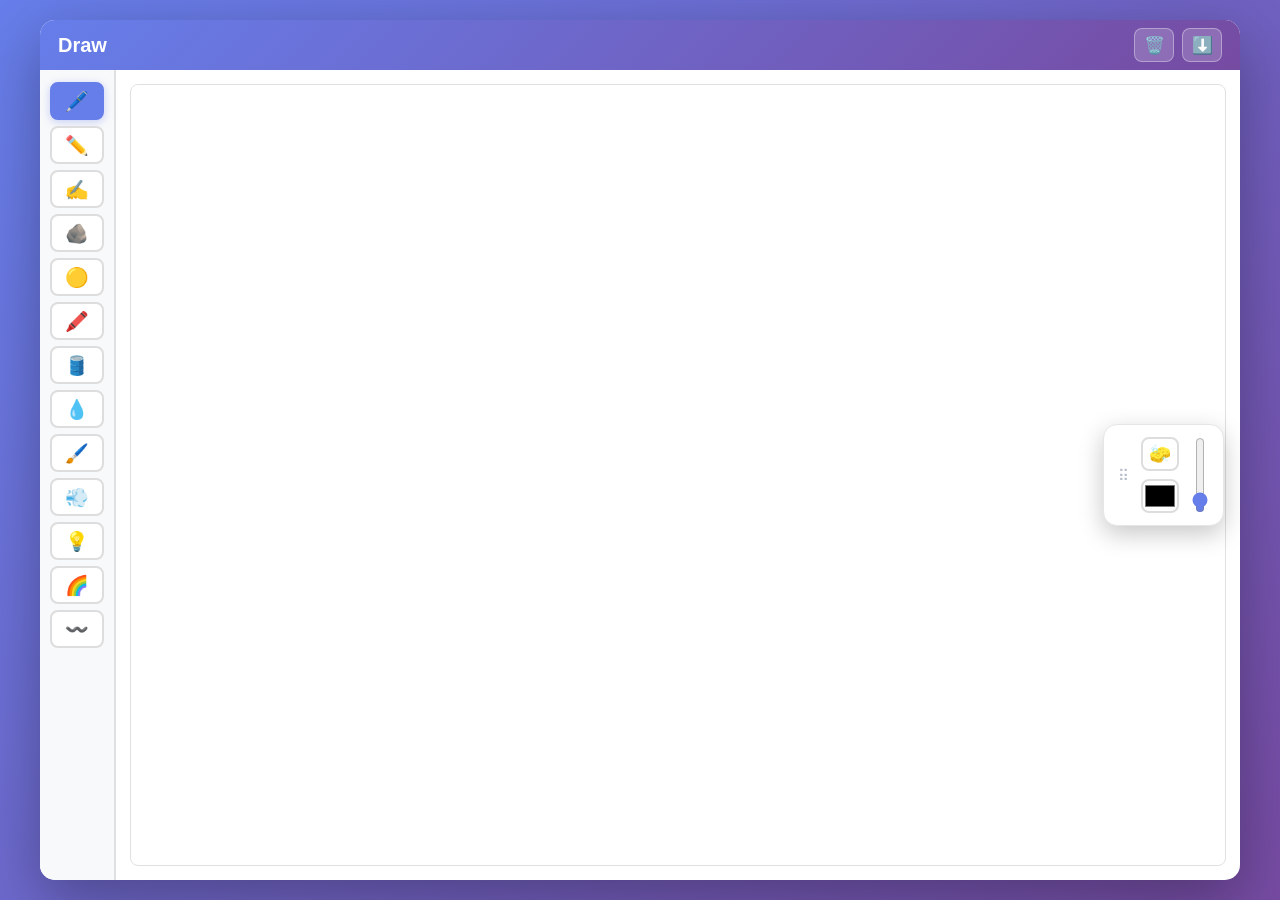
<file: Draw/index.html>
<!DOCTYPE html>
<html lang="en">
<head>
    <meta charset="UTF-8">
    <meta name="viewport" content="width=device-width, initial-scale=1.0">
    <title>Draw</title>
    <link rel="icon" type="image/png" href="../favicon.png">
    <link rel="apple-touch-icon" href="../apple-touch-icon.png">
    <link rel="manifest" href="manifest.webmanifest">
    <meta name="theme-color" content="#667eea">
    <link rel="stylesheet" href="styles.css">
</head>
<body>
    <div class="container">
        <header>
            <h1>Draw</h1>
            <!-- Clear / Download as icons, top-right -->
            <div class="header-tools">
                <button id="clearBtn" class="tool-btn" title="Clear canvas">🗑️</button>
                <button id="downloadBtn" class="tool-btn" title="Download drawing">⬇️</button>
            </div>
        </header>

        <div class="main-content">
            <!-- Left: single vertical column of brush icons -->
            <div class="sidebar">
                <div class="brush-grid" id="brushGrid">
                    <!-- brush icon buttons generated in script.js -->
                </div>
            </div>

            <!-- Right: drawing canvas fills the area -->
            <div class="canvas-area">
                <canvas id="drawingCanvas"></canvas>

                <!-- Floating, draggable tools — default bottom-right inside the canvas.
                     left = eraser + color (stacked), right = vertical size bar -->
                <div class="float-tools" id="floatTools">
                    <div class="float-handle" title="Drag me">⠿</div>
                    <div class="float-left">
                        <button id="eraserBtn" class="float-btn" title="Eraser">🧽</button>
                        <input type="color" id="colorPicker" value="#000000" title="Brush color">
                    </div>
                    <div class="size-row">
                        <input type="range" id="brushSize" min="1" max="50" value="5" title="Brush size">
                        <span id="sizeDisplay">5</span>
                    </div>
                </div>
            </div>
        </div>
    </div>

    <script src="script.js"></script>
</body>
</html>
</file>
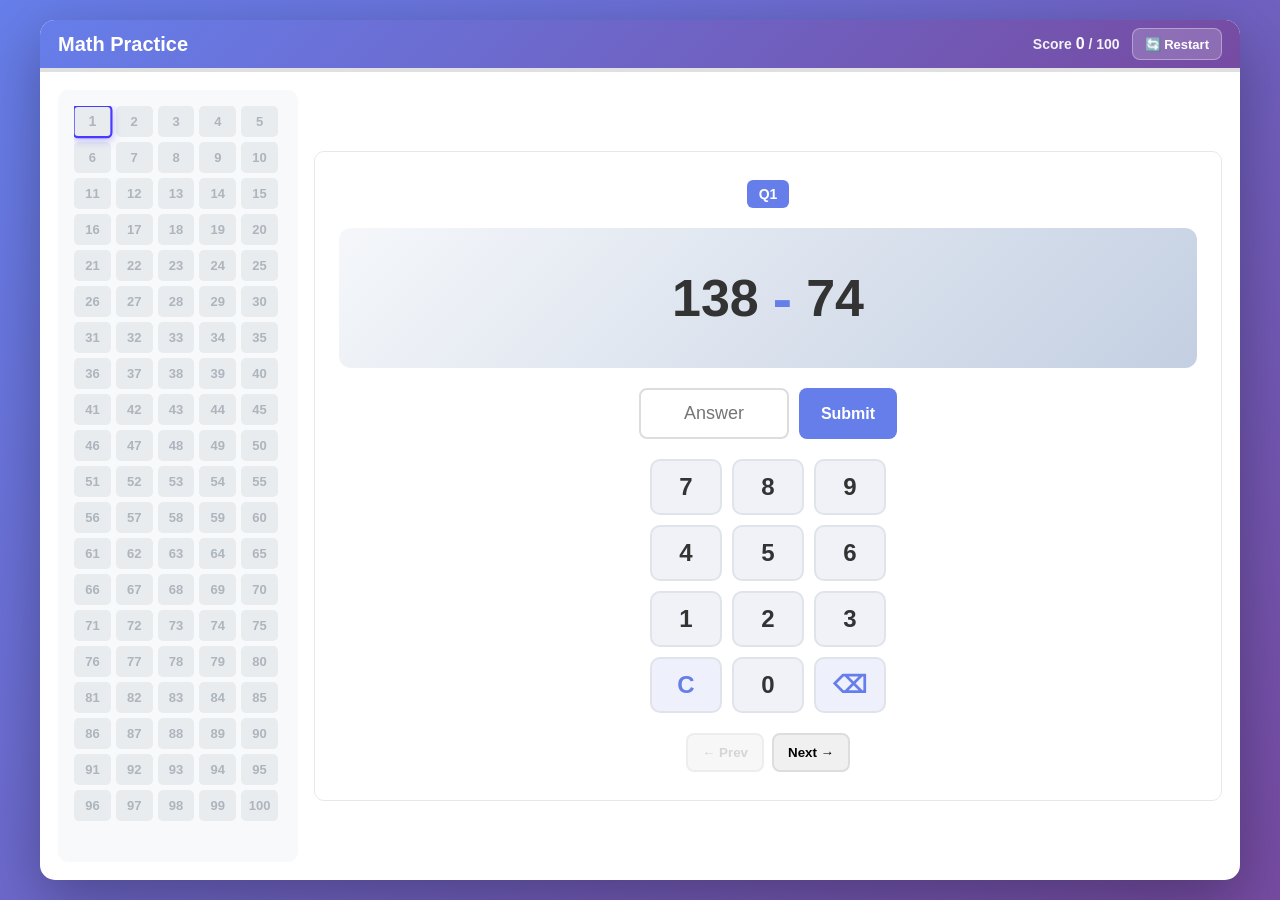
<file: Math/index.html>
<!DOCTYPE html>
<html lang="en">
<head>
    <meta charset="UTF-8">
    <meta name="viewport" content="width=device-width, initial-scale=1.0">
    <title>Math Practice - 100 Questions</title>
    <link rel="icon" type="image/png" href="../favicon.png">
    <link rel="apple-touch-icon" href="../apple-touch-icon.png">
    <link rel="manifest" href="manifest.webmanifest">
    <meta name="theme-color" content="#667eea">
    <link rel="stylesheet" href="styles.css">
</head>
<body>
    <div class="container">
        <header>
            <h1>Math Practice</h1>
            <!-- Score + Restart, top-right -->
            <div class="header-stats">
                <span class="hscore">Score <b id="score">0</b> / 100</span>
                <button id="resetBtn" class="reset-btn">🔄 Restart</button>
            </div>
        </header>

        <!-- Progress Bar -->
        <div class="progress-container">
            <div class="progress-bar" id="progressBar"></div>
        </div>

        <!-- Main Content Area -->
        <div class="main-content">
            <!-- Sidebar: Answer Record (left, 5 x 20 grid) -->
            <div class="sidebar">
                <div class="record-list" id="recordList">
                    <!-- Answer records will be dynamically generated -->
                </div>
            </div>

            <!-- Right column: question bar on top, scratchpad below -->
            <div class="work-column">
                <!-- Questions Area (horizontal bar) -->
                <div class="question-area">
                    <div class="question-card">
                        <div class="question-number">Q<span id="questionNum">1</span></div>
                        <div class="question-text" id="questionText">
                            <!-- Questions will be dynamically generated -->
                        </div>

                        <div class="answer-section">
                            <input type="text" id="answerInput" placeholder="Answer" readonly inputmode="none" autocomplete="off">
                            <button id="submitBtn" class="submit-btn">Submit</button>
                        </div>

                        <!-- On-screen number pad (no system keyboard) -->
                        <div class="numpad" id="numpad">
                            <button class="num-btn" data-num="7">7</button>
                            <button class="num-btn" data-num="8">8</button>
                            <button class="num-btn" data-num="9">9</button>
                            <button class="num-btn" data-num="4">4</button>
                            <button class="num-btn" data-num="5">5</button>
                            <button class="num-btn" data-num="6">6</button>
                            <button class="num-btn" data-num="1">1</button>
                            <button class="num-btn" data-num="2">2</button>
                            <button class="num-btn" data-num="3">3</button>
                            <button class="num-btn fn" data-action="clear">C</button>
                            <button class="num-btn" data-num="0">0</button>
                            <button class="num-btn fn" data-action="back">⌫</button>
                        </div>

                        <!-- Navigation Buttons -->
                        <div class="navigation-buttons">
                            <button id="prevBtn" class="nav-btn" disabled>← Prev</button>
                            <button id="nextBtn" class="nav-btn">Next →</button>
                        </div>

                        <div class="feedback" id="feedback"></div>
                    </div>
                </div>
            </div>
        </div>

        <!-- Completion Screen -->
        <div class="completion-overlay" id="completionOverlay" style="display: none;">
            <div class="completion-card">
                <h2>🎉 All Questions Complete!</h2>
                <div class="final-stats">
                    <div class="stat">
                        <span class="stat-label">Total Score:</span>
                        <span class="stat-value" id="finalScore">0</span> / 100
                    </div>
                    <div class="stat">
                        <span class="stat-label">Accuracy:</span>
                        <span class="stat-value" id="finalAccuracy">0%</span>
                    </div>
                    <div class="stat">
                        <span class="stat-label">Grade:</span>
                        <span class="stat-value grade" id="finalGrade">Excellent</span>
                    </div>
                </div>
                <button id="restartBtn" class="restart-btn">Start New Round</button>
            </div>
        </div>
    </div>

    <script src="script.js"></script>
</body>
</html>
</file>
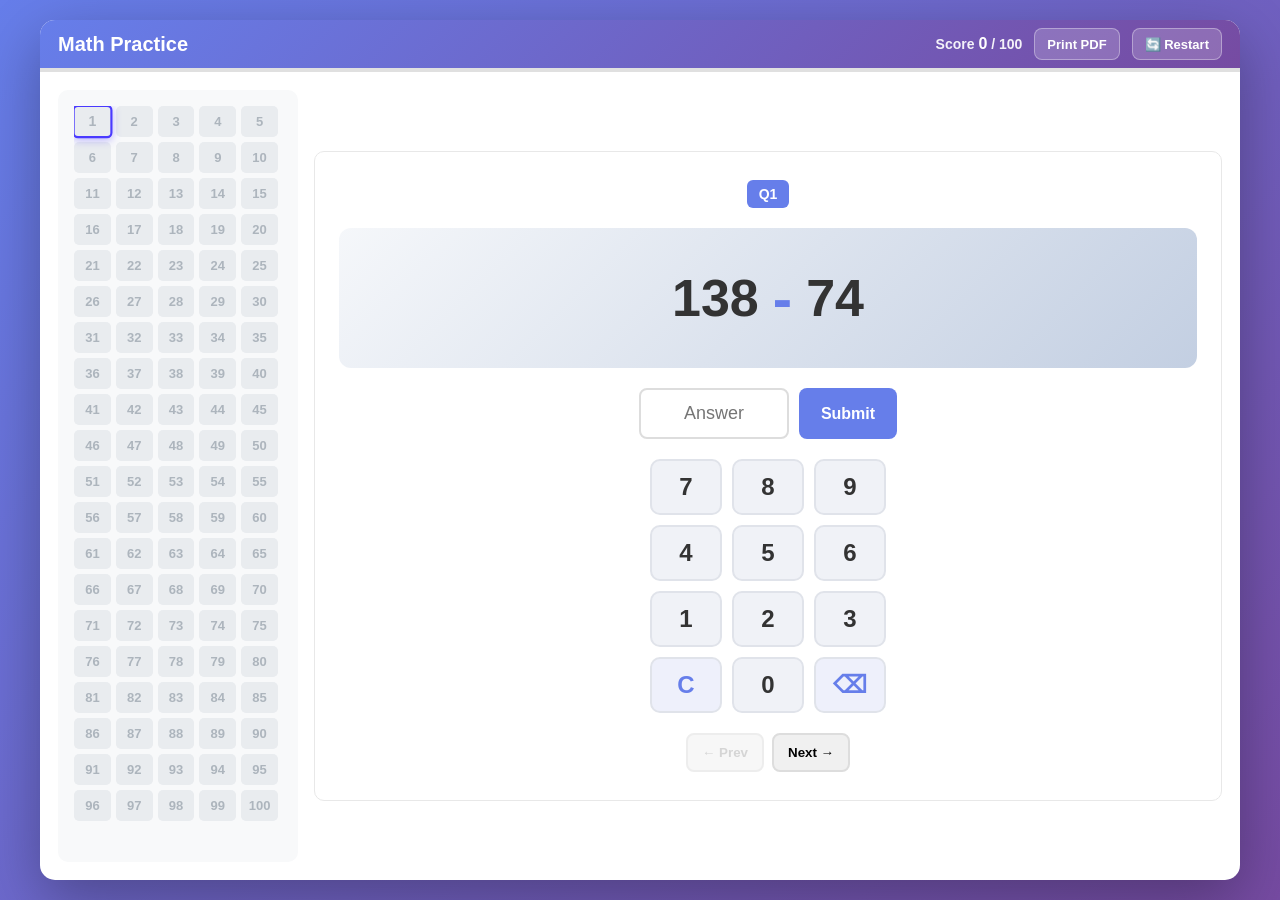
<file: MathV1/index.html>
<!DOCTYPE html>
<html lang="en">
<head>
    <meta charset="UTF-8">
    <meta name="viewport" content="width=device-width, initial-scale=1.0">
    <title>Math Practice - 100 Questions</title>
    <link rel="icon" type="image/png" href="../favicon.png">
    <link rel="apple-touch-icon" href="../apple-touch-icon.png">
    <link rel="manifest" href="manifest.webmanifest">
    <meta name="theme-color" content="#667eea">
    <link rel="stylesheet" href="styles.css">
</head>
<body>
    <div class="container">
        <header>
            <h1>Math Practice</h1>
            <!-- Score + Restart, top-right -->
            <div class="header-stats">
                <span class="hscore">Score <b id="score">0</b> / 100</span>
                <button id="printBtn" class="header-btn">Print PDF</button>
                <button id="resetBtn" class="reset-btn">🔄 Restart</button>
            </div>
        </header>

        <!-- Progress Bar -->
        <div class="progress-container">
            <div class="progress-bar" id="progressBar"></div>
        </div>

        <!-- Main Content Area -->
        <div class="main-content">
            <!-- Sidebar: Answer Record (left, 5 x 20 grid) -->
            <div class="sidebar">
                <div class="record-list" id="recordList">
                    <!-- Answer records will be dynamically generated -->
                </div>
            </div>

            <!-- Right column: question bar on top, scratchpad below -->
            <div class="work-column">
                <!-- Questions Area (horizontal bar) -->
                <div class="question-area">
                    <div class="question-card">
                        <div class="question-number">Q<span id="questionNum">1</span></div>
                        <div class="question-text" id="questionText">
                            <!-- Questions will be dynamically generated -->
                        </div>

                        <div class="answer-section">
                            <input type="text" id="answerInput" placeholder="Answer" readonly inputmode="none" autocomplete="off">
                            <button id="submitBtn" class="submit-btn">Submit</button>
                        </div>

                        <!-- On-screen number pad (no system keyboard) -->
                        <div class="numpad" id="numpad">
                            <button class="num-btn" data-num="7">7</button>
                            <button class="num-btn" data-num="8">8</button>
                            <button class="num-btn" data-num="9">9</button>
                            <button class="num-btn" data-num="4">4</button>
                            <button class="num-btn" data-num="5">5</button>
                            <button class="num-btn" data-num="6">6</button>
                            <button class="num-btn" data-num="1">1</button>
                            <button class="num-btn" data-num="2">2</button>
                            <button class="num-btn" data-num="3">3</button>
                            <button class="num-btn fn" data-action="clear">C</button>
                            <button class="num-btn" data-num="0">0</button>
                            <button class="num-btn fn" data-action="back">⌫</button>
                        </div>

                        <!-- Navigation Buttons -->
                        <div class="navigation-buttons">
                            <button id="prevBtn" class="nav-btn" disabled>← Prev</button>
                            <button id="nextBtn" class="nav-btn">Next →</button>
                        </div>

                        <div class="feedback" id="feedback"></div>
                    </div>
                </div>
            </div>
        </div>

        <!-- Completion Screen -->
        <div class="completion-overlay" id="completionOverlay" style="display: none;">
            <div class="completion-card">
                <h2>🎉 All Questions Complete!</h2>
                <div class="final-stats">
                    <div class="stat">
                        <span class="stat-label">Total Score:</span>
                        <span class="stat-value" id="finalScore">0</span> / 100
                    </div>
                    <div class="stat">
                        <span class="stat-label">Accuracy:</span>
                        <span class="stat-value" id="finalAccuracy">0%</span>
                    </div>
                    <div class="stat">
                        <span class="stat-label">Grade:</span>
                        <span class="stat-value grade" id="finalGrade">Excellent</span>
                    </div>
                </div>
                <button id="restartBtn" class="restart-btn">Start New Round</button>
            </div>
        </div>
    </div>

    <section class="print-sheet" id="printSheet" aria-hidden="true">
        <!-- Printable worksheet will be generated from the current question set -->
    </section>

    <script src="script.js"></script>
</body>
</html>
</file>
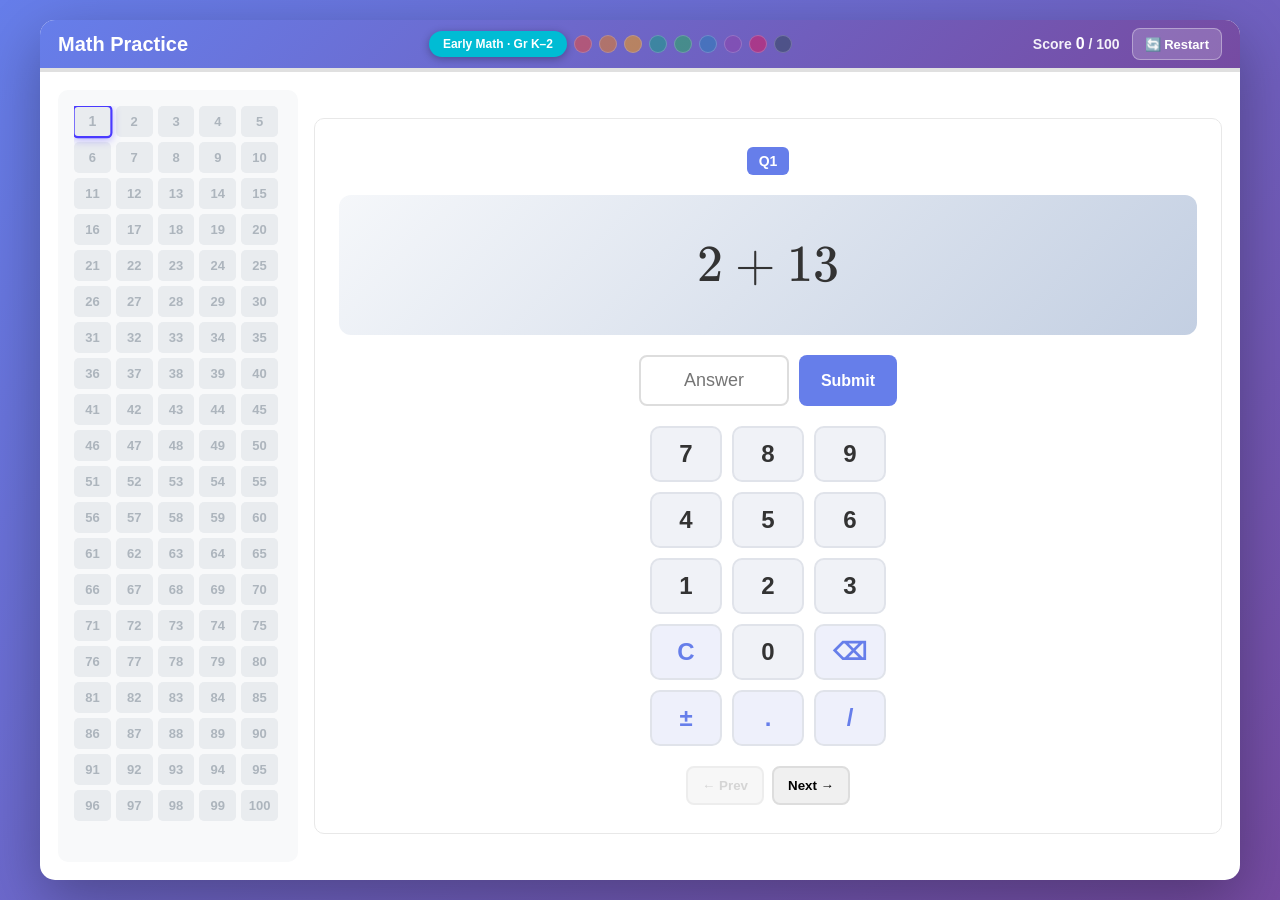
<file: MathV2/index.html>
<!DOCTYPE html>
<html lang="en">
<head>
    <meta charset="UTF-8">
    <meta name="viewport" content="width=device-width, initial-scale=1.0">
    <title>Math Practice - 100 Questions</title>
    <link rel="icon" type="image/png" href="../favicon.png">
    <link rel="apple-touch-icon" href="../apple-touch-icon.png">
    <link rel="manifest" href="manifest.webmanifest">
    <meta name="theme-color" content="#667eea">
    <!-- KaTeX — high-precision math typesetting (bundled locally for offline use) -->
    <link rel="stylesheet" href="vendor/katex/katex.min.css">
    <script defer src="vendor/katex/katex.min.js"></script>
    <link rel="stylesheet" href="styles.css">
</head>
<body>
    <div class="container">
        <header>
            <h1>Math Practice</h1>
            <!-- Level switch: 9 curriculum stages as colored dots; active dot
                 grows into a pill with the level name (set in updateModeUI) -->
            <div class="mode-tabs" id="modeTabs">
                <button class="mode-tab active" data-mode="early" title="Early Math"></button>
                <button class="mode-tab" data-mode="basics" title="Basic"></button>
                <button class="mode-tab" data-mode="advanced" title="Advanced"></button>
                <button class="mode-tab" data-mode="ratios" title="Ratios"></button>
                <button class="mode-tab" data-mode="linear" title="Pre-Algebra"></button>
                <button class="mode-tab" data-mode="algebra1" title="Algebra I"></button>
                <button class="mode-tab" data-mode="geometry" title="Geometry"></button>
                <button class="mode-tab" data-mode="algebra2" title="Algebra II"></button>
                <button class="mode-tab" data-mode="precalc" title="Precalculus"></button>
                <button class="mode-tab" data-mode="calculus" title="Calculus"></button>
            </div>
            <!-- Score + Restart, top-right -->
            <div class="header-stats">
                <span class="hscore">Score <b id="score">0</b> / 100</span>
                <button id="resetBtn" class="reset-btn">🔄 Restart</button>
            </div>
        </header>

        <!-- Progress Bar -->
        <div class="progress-container">
            <div class="progress-bar" id="progressBar"></div>
        </div>

        <!-- Main Content Area -->
        <div class="main-content">
            <!-- Sidebar: Answer Record (left, 5 x 20 grid) -->
            <div class="sidebar">
                <div class="record-list" id="recordList">
                    <!-- Answer records will be dynamically generated -->
                </div>
            </div>

            <!-- Right column: question bar on top, scratchpad below -->
            <div class="work-column">
                <!-- Questions Area (horizontal bar) -->
                <div class="question-area">
                    <div class="question-card">
                        <div class="question-number">Q<span id="questionNum">1</span></div>
                        <div class="question-text" id="questionText">
                            <!-- Questions will be dynamically generated -->
                        </div>

                        <div class="answer-section">
                            <input type="text" id="answerInput" placeholder="Answer" readonly inputmode="none" autocomplete="off">
                            <button id="submitBtn" class="submit-btn">Submit</button>
                        </div>

                        <!-- On-screen number pad (no system keyboard) -->
                        <div class="numpad" id="numpad">
                            <button class="num-btn" data-num="7">7</button>
                            <button class="num-btn" data-num="8">8</button>
                            <button class="num-btn" data-num="9">9</button>
                            <button class="num-btn" data-num="4">4</button>
                            <button class="num-btn" data-num="5">5</button>
                            <button class="num-btn" data-num="6">6</button>
                            <button class="num-btn" data-num="1">1</button>
                            <button class="num-btn" data-num="2">2</button>
                            <button class="num-btn" data-num="3">3</button>
                            <button class="num-btn fn" data-action="clear">C</button>
                            <button class="num-btn" data-num="0">0</button>
                            <button class="num-btn fn" data-action="back">⌫</button>
                            <!-- Extended keys — shown per level (negative / decimal / fraction) -->
                            <button class="num-btn fn k-neg" data-action="neg">±</button>
                            <button class="num-btn fn k-dot" data-action="dot">.</button>
                            <button class="num-btn fn k-frac" data-action="frac">/</button>
                        </div>

                        <!-- Navigation Buttons -->
                        <div class="navigation-buttons">
                            <button id="prevBtn" class="nav-btn" disabled>← Prev</button>
                            <button id="nextBtn" class="nav-btn">Next →</button>
                        </div>

                        <div class="feedback" id="feedback"></div>
                    </div>
                </div>
            </div>
        </div>

        <!-- Completion Screen -->
        <div class="completion-overlay" id="completionOverlay" style="display: none;">
            <div class="completion-card">
                <h2>🎉 All Questions Complete!</h2>
                <div class="final-stats">
                    <div class="stat">
                        <span class="stat-label">Total Score:</span>
                        <span class="stat-value" id="finalScore">0</span> / 100
                    </div>
                    <div class="stat">
                        <span class="stat-label">Accuracy:</span>
                        <span class="stat-value" id="finalAccuracy">0%</span>
                    </div>
                    <div class="stat">
                        <span class="stat-label">Grade:</span>
                        <span class="stat-value grade" id="finalGrade">Excellent</span>
                    </div>
                </div>
                <button id="restartBtn" class="restart-btn">Start New Round</button>
            </div>
        </div>
    </div>

    <script src="script.js"></script>
</body>
</html>
</file>
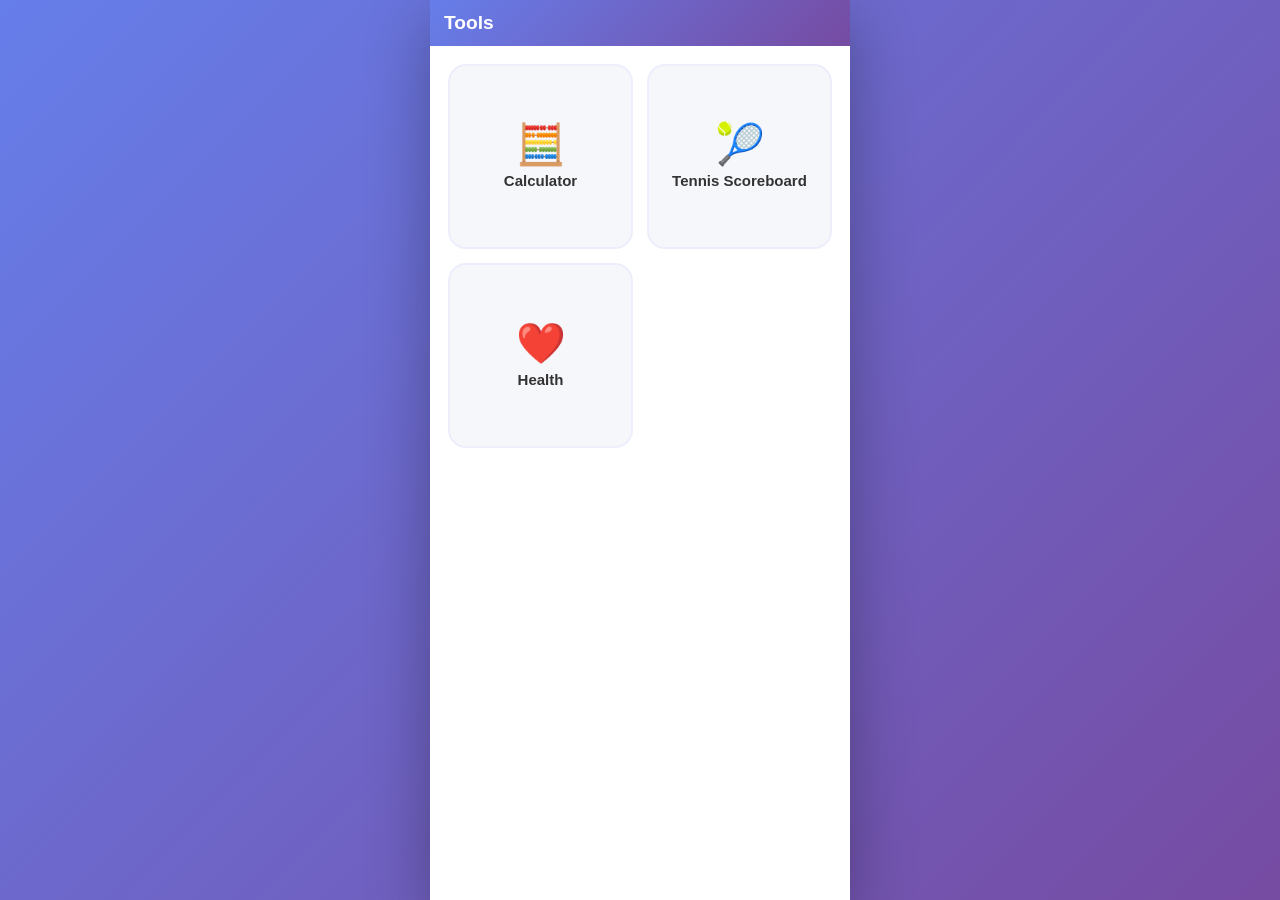
<file: Tools/index.html>
<!DOCTYPE html>
<html lang="en">
<head>
    <meta charset="UTF-8">
    <meta name="viewport" content="width=device-width, initial-scale=1.0, maximum-scale=1.0, viewport-fit=cover">
    <title>Tools</title>
    <link rel="icon" type="image/png" href="../favicon.png">
    <link rel="apple-touch-icon" href="../apple-touch-icon.png">
    <link rel="manifest" href="manifest.webmanifest">
    <meta name="theme-color" content="#667eea">
    <link rel="stylesheet" href="styles.css">
</head>
<body>
    <div class="phone">
        <header>
            <h1>Tools</h1>
        </header>

        <main>
            <!-- Each tool lives in its own sub-folder; the launcher just links to it. -->
            <div class="tool-grid">
                <a class="tool-tile" href="calculator/index.html">
                    <span class="tool-icon">🧮</span>
                    <span class="tool-name">Calculator</span>
                </a>
                <a class="tool-tile" href="tennis/index.html">
                    <span class="tool-icon">🎾</span>
                    <span class="tool-name">Tennis Scoreboard</span>
                </a>
                <a class="tool-tile" href="health/index.html">
                    <span class="tool-icon">❤️</span>
                    <span class="tool-name">Health</span>
                </a>
            </div>
        </main>
    </div>
</body>
</html>
</file>
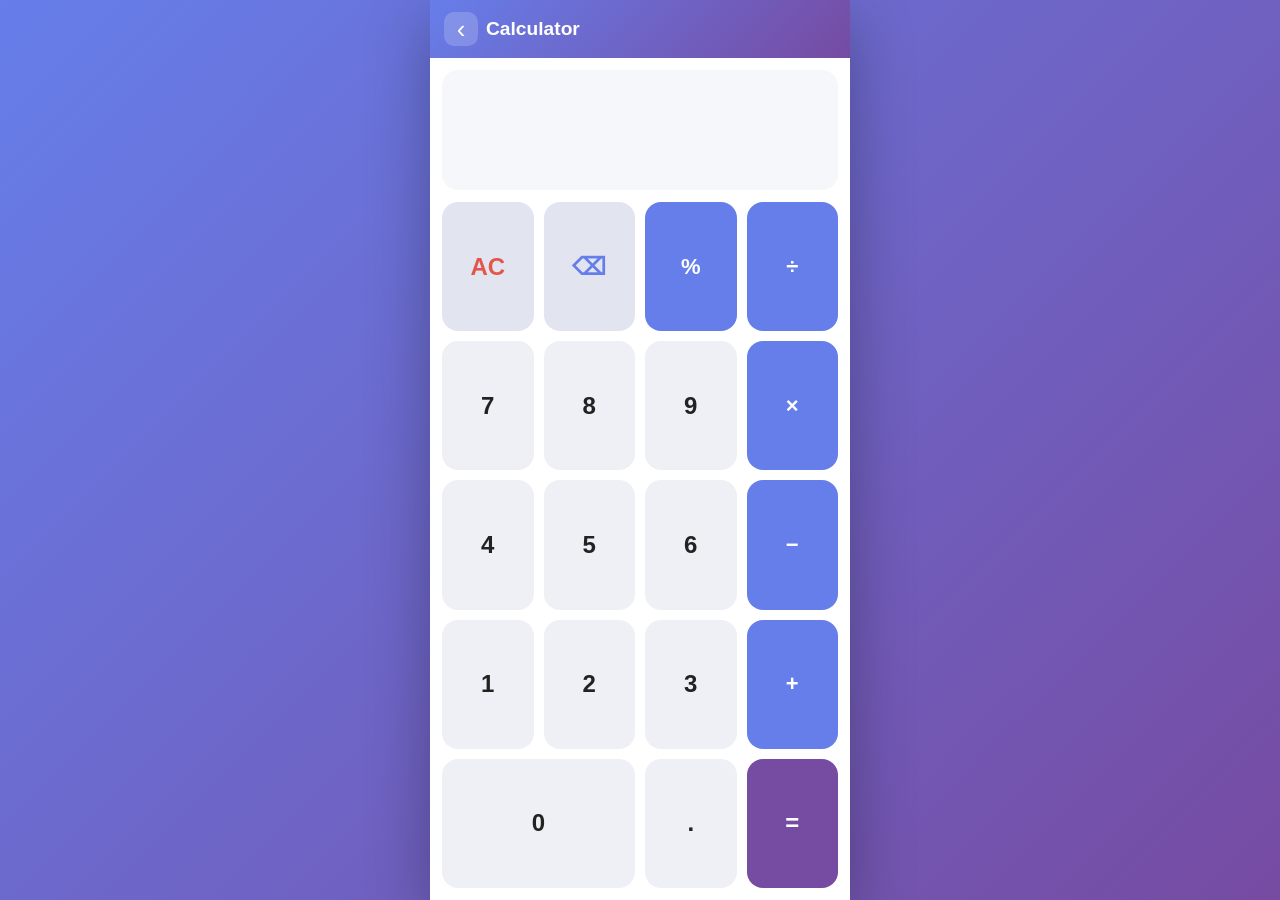
<file: Tools/calculator/index.html>
<!DOCTYPE html>
<html lang="en">
<head>
    <meta charset="UTF-8">
    <meta name="viewport" content="width=device-width, initial-scale=1.0, maximum-scale=1.0, viewport-fit=cover">
    <title>Calculator · Tools</title>
    <link rel="icon" type="image/png" href="../../favicon.png">
    <link rel="apple-touch-icon" href="../../apple-touch-icon.png">
    <link rel="manifest" href="manifest.webmanifest">
    <meta name="theme-color" content="#667eea">
    <link rel="stylesheet" href="styles.css">
</head>
<body>
    <div class="phone">
        <header>
            <a class="back-btn" href="../index.html" title="Back">‹</a>
            <h1>Calculator</h1>
            <span class="header-spacer"></span>
        </header>

        <main>
            <div class="calc">
                <div class="calc-display">
                    <div class="calc-sub" id="calcSub"></div>
                    <div class="calc-main" id="calcMain">0</div>
                </div>
                <div class="calc-keys" id="calcKeys">
                    <button class="key fn" data-action="clear">AC</button>
                    <button class="key fn" data-action="back">⌫</button>
                    <button class="key op" data-op="%">%</button>
                    <button class="key op" data-op="÷">÷</button>

                    <button class="key" data-num="7">7</button>
                    <button class="key" data-num="8">8</button>
                    <button class="key" data-num="9">9</button>
                    <button class="key op" data-op="×">×</button>

                    <button class="key" data-num="4">4</button>
                    <button class="key" data-num="5">5</button>
                    <button class="key" data-num="6">6</button>
                    <button class="key op" data-op="−">−</button>

                    <button class="key" data-num="1">1</button>
                    <button class="key" data-num="2">2</button>
                    <button class="key" data-num="3">3</button>
                    <button class="key op" data-op="+">+</button>

                    <button class="key zero" data-num="0">0</button>
                    <button class="key" data-action="decimal">.</button>
                    <button class="key eq" data-action="equals">=</button>
                </div>
            </div>
        </main>
    </div>

    <script src="script.js"></script>
</body>
</html>
</file>
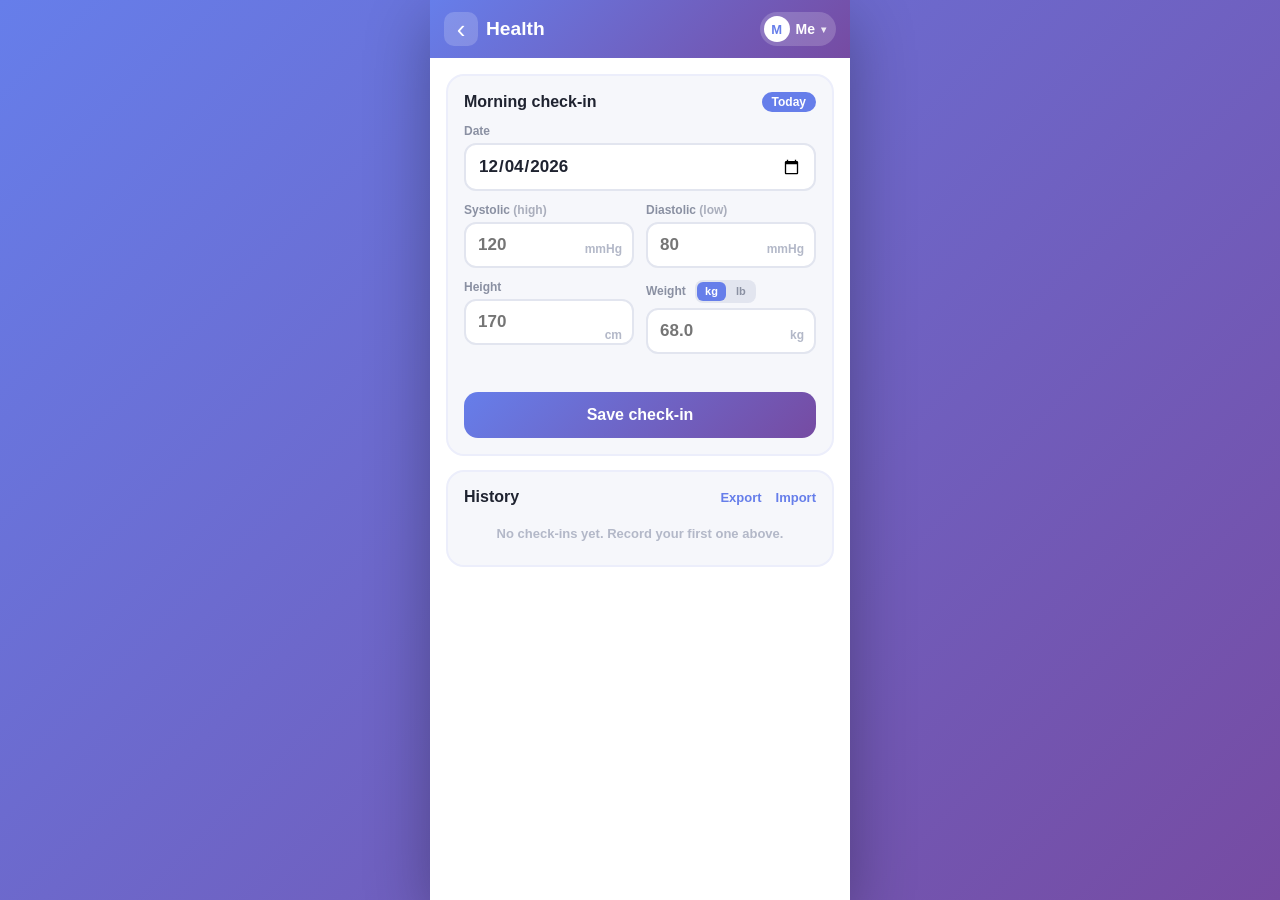
<file: Tools/health/index.html>
<!DOCTYPE html>
<html lang="en">
<head>
    <meta charset="UTF-8">
    <meta name="viewport" content="width=device-width, initial-scale=1.0, maximum-scale=1.0, viewport-fit=cover">
    <title>Health · Tools</title>
    <link rel="icon" type="image/png" href="../../favicon.png">
    <link rel="apple-touch-icon" href="../../apple-touch-icon.png">
    <link rel="manifest" href="manifest.webmanifest">
    <meta name="theme-color" content="#667eea">
    <link rel="stylesheet" href="styles.css">
</head>
<body>
    <div class="phone">
        <header>
            <a class="back-btn" href="../index.html" title="Back">‹</a>
            <h1>Health</h1>
            <span class="header-spacer"></span>
            <div class="profile-wrap">
                <button class="profile-btn" id="profileBtn" title="Switch profile">
                    <span class="profile-avatar" id="profileAvatar">M</span>
                    <span class="profile-name" id="profileName">Me</span>
                    <span class="caret">▾</span>
                </button>
                <div class="profile-menu" id="profileMenu" hidden>
                    <ul class="profile-list" id="profileList"></ul>
                    <div class="profile-edit" id="profileEdit" hidden>
                        <input type="text" id="profileNameInput" placeholder="Profile name" maxlength="24" autocomplete="off">
                        <span class="profile-confirm-msg" id="profileConfirmMsg" hidden></span>
                        <button type="button" class="pe-btn ok" id="profileEditOk" title="Confirm">✓</button>
                        <button type="button" class="pe-btn cancel" id="profileEditCancel" title="Cancel">✕</button>
                    </div>
                    <div class="profile-actions">
                        <button type="button" class="pa-btn" data-act="new" title="New profile" aria-label="New profile">＋</button>
                        <button type="button" class="pa-btn" data-act="rename" title="Rename profile" aria-label="Rename profile">✎</button>
                        <button type="button" class="pa-btn" data-act="delete" title="Delete profile" aria-label="Delete profile">🗑</button>
                    </div>
                </div>
            </div>
        </header>

        <main>
            <!-- Morning entry form -->
            <section class="card form-card">
                <div class="card-title">
                    <span>Morning check-in</span>
                    <span class="badge" id="formBadge">Today</span>
                </div>

                <label class="field">
                    <span class="field-label">Date</span>
                    <input type="date" id="fDate">
                </label>

                <div class="field-row">
                    <label class="field">
                        <span class="field-label">Systolic <em>(high)</em></span>
                        <input type="number" id="fSys" inputmode="numeric" placeholder="120" min="40" max="300">
                        <span class="unit">mmHg</span>
                    </label>
                    <label class="field">
                        <span class="field-label">Diastolic <em>(low)</em></span>
                        <input type="number" id="fDia" inputmode="numeric" placeholder="80" min="20" max="200">
                        <span class="unit">mmHg</span>
                    </label>
                </div>

                <div class="field-row">
                    <label class="field">
                        <span class="field-label">Height</span>
                        <input type="number" id="fHeight" inputmode="decimal" placeholder="170" min="80" max="250" step="0.1">
                        <span class="unit">cm</span>
                    </label>
                    <div class="field">
                        <span class="field-label">
                            Weight
                            <span class="unit-toggle" id="unitToggle">
                                <button type="button" data-unit="kg" class="active">kg</button>
                                <button type="button" data-unit="lb">lb</button>
                            </span>
                        </span>
                        <input type="number" id="fWeight" inputmode="decimal" placeholder="68.0" min="0" max="900" step="0.1">
                        <span class="unit" id="weightUnit">kg</span>
                    </div>
                </div>

                <p class="form-msg" id="formMsg"></p>
                <button class="save-btn" id="saveBtn">Save check-in</button>
            </section>

            <!-- Latest snapshot -->
            <section class="card snapshot" id="snapshot" hidden>
                <div class="card-title"><span>Latest</span><span class="snapshot-date" id="snapDate"></span></div>
                <div class="metric-grid">
                    <div class="metric">
                        <span class="metric-icon">🩸</span>
                        <span class="metric-value" id="mBp">—</span>
                        <span class="metric-label">Blood pressure</span>
                        <span class="metric-tag" id="mBpTag"></span>
                    </div>
                    <div class="metric">
                        <span class="metric-icon">⚖️</span>
                        <span class="metric-value" id="mWeight">—</span>
                        <span class="metric-label">Weight</span>
                        <span class="metric-tag"></span>
                    </div>
                    <div class="metric">
                        <span class="metric-icon">📏</span>
                        <span class="metric-value" id="mHeight">—</span>
                        <span class="metric-label">Height</span>
                        <span class="metric-tag"></span>
                    </div>
                    <div class="metric">
                        <span class="metric-icon">📊</span>
                        <span class="metric-value" id="mBmi">—</span>
                        <span class="metric-label">BMI</span>
                        <span class="metric-tag" id="mBmiTag"></span>
                    </div>
                </div>
            </section>

            <!-- 30-day trends -->
            <section class="card trends-card" id="trends" hidden>
                <div class="card-title"><span>Last 30 days</span></div>

                <div class="chart-block">
                    <div class="chart-head">
                        <span class="chart-title">🩸 Blood pressure</span>
                        <span class="chart-legend"><i class="dot-sys"></i>Sys <i class="dot-dia"></i>Dia</span>
                    </div>
                    <div class="chart-svg" id="chartBp"></div>
                </div>

                <div class="chart-block">
                    <div class="chart-head">
                        <span class="chart-title">⚖️ Weight</span>
                        <span class="chart-now" id="chartWeightNow"></span>
                    </div>
                    <div class="chart-svg" id="chartWeight"></div>
                </div>

                <div class="chart-block">
                    <div class="chart-head">
                        <span class="chart-title">📊 BMI</span>
                        <span class="chart-now" id="chartBmiNow"></span>
                    </div>
                    <div class="chart-svg" id="chartBmi"></div>
                </div>
            </section>

            <!-- History -->
            <section class="card history-card">
                <div class="card-title">
                    <span>History</span>
                    <span class="history-tools">
                        <button class="link-btn" id="exportBtn">Export</button>
                        <button class="link-btn" id="importBtn">Import</button>
                        <button class="link-btn danger" id="clearBtn" hidden>Clear all</button>
                    </span>
                </div>
                <input type="file" id="importFile" accept=".csv,text/csv" hidden>
                <ul class="history" id="history"></ul>
                <p class="empty" id="emptyMsg">No check-ins yet. Record your first one above.</p>
            </section>
        </main>
    </div>

    <script src="script.js"></script>
</body>
</html>
</file>
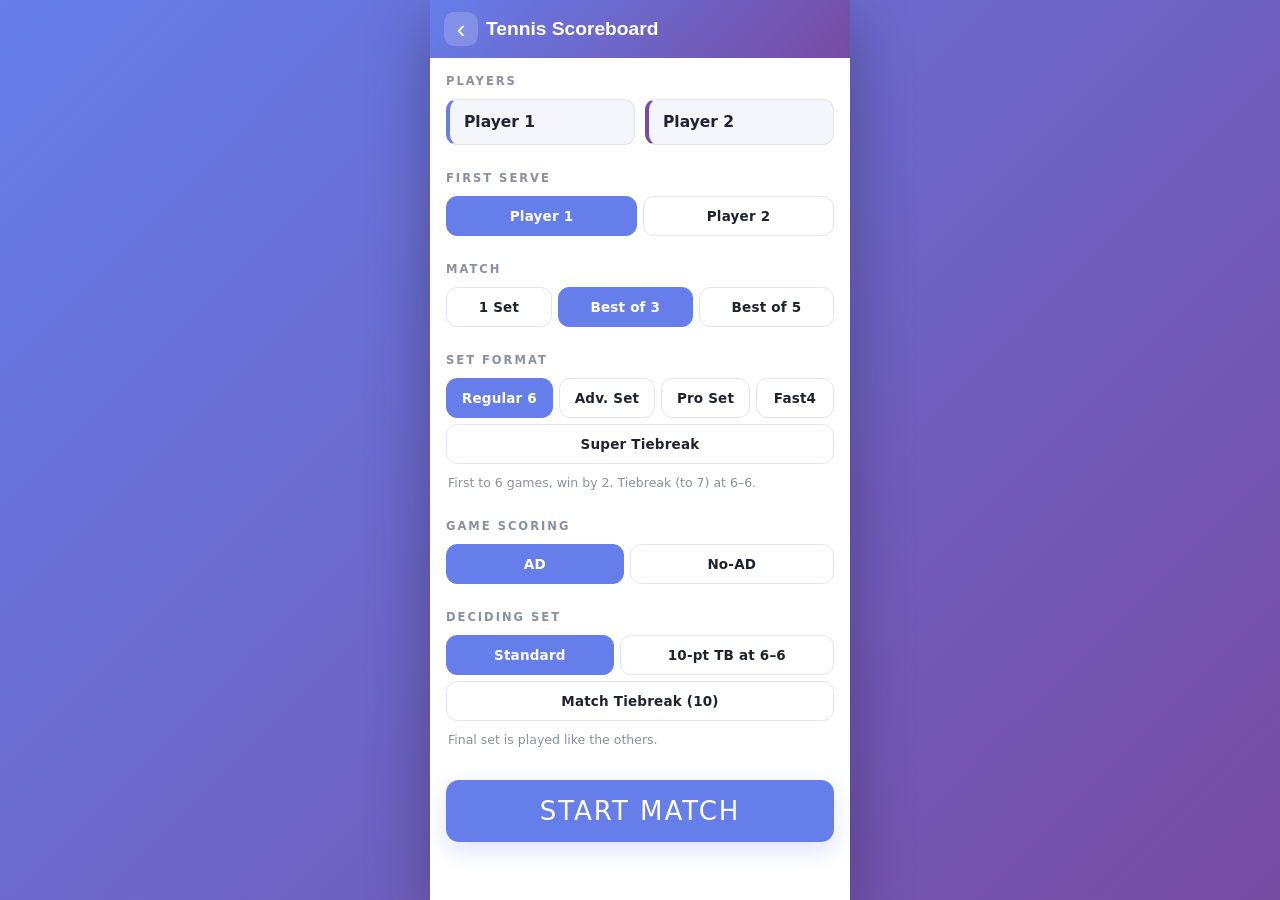
<file: Tools/tennis/index.html>
<!DOCTYPE html>
<html lang="en">
<head>
    <meta charset="UTF-8">
    <meta name="viewport" content="width=device-width, initial-scale=1.0, maximum-scale=1.0, viewport-fit=cover">
    <title>Tennis Scoreboard · Tools</title>
    <link rel="icon" type="image/png" href="../../favicon.png">
    <link rel="apple-touch-icon" href="../../apple-touch-icon.png">
    <link rel="manifest" href="manifest.webmanifest">
    <meta name="theme-color" content="#667eea">
    <link rel="stylesheet" href="styles.css">
</head>
<body>
    <div class="phone">
        <header>
            <a class="back-btn" href="../index.html" title="Back">‹</a>
            <h1>Tennis Scoreboard</h1>
            <span class="header-spacer"></span>
        </header>
        <main>
            <div id="root"></div>
        </main>
    </div>

    <!-- React + the compiled scorer. tennis-scorer.jsx is the source;
         tennis-scorer.js is generated from it (see README). -->
    <script src="vendor/react.production.min.js"></script>
    <script src="vendor/react-dom.production.min.js"></script>
    <script src="icons.js"></script>
    <script src="tennis-scorer.js"></script>
    <script>
        ReactDOM.createRoot(document.getElementById('root'))
            .render(React.createElement(TennisScorer));
    </script>
</body>
</html>
</file>
<file: Draw/styles.css>
* {
    margin: 0;
    padding: 0;
    box-sizing: border-box;
}

body {
    font-family: 'Segoe UI', 'Microsoft YaHei', 'SimHei', sans-serif;
    background: linear-gradient(135deg, #667eea 0%, #764ba2 100%);
    min-height: 100dvh;
    padding: 20px;
}

.container {
    max-width: 1200px;
    height: calc(100dvh - 40px);
    margin: 0 auto;
    background: white;
    border-radius: 15px;
    overflow: hidden;
    box-shadow: 0 20px 60px rgba(0, 0, 0, 0.3);
    /* fill the viewport and let inner panels scroll, not the page */
    display: flex;
    flex-direction: column;
}

/* 顶部细条 header（与 Math/Han 一致），右上角放 Clear / Download 图标 */
header {
    flex-shrink: 0;
    display: flex;
    align-items: center;
    justify-content: space-between;
    gap: 12px;
    background: linear-gradient(135deg, #667eea 0%, #764ba2 100%);
    color: white;
    padding: 8px 18px;
}

header h1 {
    font-size: 1.25em;
    line-height: 1.2;
}

.header-tools {
    display: flex;
    gap: 8px;
}

.header-tools .tool-btn {
    width: 40px;
    height: 34px;
    font-size: 17px;
    line-height: 1;
    background: rgba(255, 255, 255, 0.18);
    border: 1px solid rgba(255, 255, 255, 0.35);
    border-radius: 8px;
    color: white;
    cursor: pointer;
    transition: all 0.2s ease;
}

.header-tools .tool-btn:hover {
    background: rgba(255, 255, 255, 0.32);
    transform: translateY(-1px);
}

/* 主区：左侧工具栏 + 右侧画布 */
.main-content {
    display: flex;
    flex: 1 1 auto;
    min-height: 0;
    overflow: hidden;
}

/* 左侧工具栏：单列图标，精简 */
.sidebar {
    width: 76px;
    flex-shrink: 0;
    background: #f8f9fa;
    border-right: 2px solid #e0e0e0;
    display: flex;
    flex-direction: column;
    align-items: stretch;
    gap: 10px;
    padding: 12px 10px;
    min-height: 0;
    overflow-y: auto;
}

.brush-grid {
    display: flex;
    flex-direction: column;
    gap: 6px;
    width: 100%;
}

.brush-btn {
    height: 38px;
    display: flex;
    align-items: center;
    justify-content: center;
    font-size: 19px;
    line-height: 1;
    background: #fff;
    border: 2px solid #ddd;
    border-radius: 8px;
    cursor: pointer;
    transition: all 0.15s ease;
}

.brush-btn:hover {
    border-color: #667eea;
    background: #f0f4ff;
}

.brush-btn.active {
    border-color: #667eea;
    background: #667eea;
    box-shadow: 0 2px 8px rgba(102, 126, 234, 0.35);
}

/* 悬浮可拖动工具栏：竖版，颜色 + 笔粗 + 橡皮，默认出现在右下角。
   抓住面板边框（除控件外的任意处）即可拖动。 */
.float-tools {
    position: absolute;
    right: 16px;
    top: 50%;                       /* default: right side, middle height */
    transform: translateY(-50%);
    z-index: 50;
    display: flex;
    flex-direction: row;
    align-items: center;
    gap: 10px;
    padding: 10px 12px;
    background: #fff;
    border: 1px solid #e6e6e6;
    border-radius: 14px;
    box-shadow: 0 8px 24px rgba(0, 0, 0, 0.22);
    cursor: grab;
    touch-action: none;
}

/* 左侧抓握点（仅提示，整个面板边框都能拖） */
.float-handle {
    color: #b6bcc8;
    font-size: 15px;
    line-height: 1;
    padding: 2px;
    user-select: none;
    pointer-events: none;
}

/* 左边：橡皮擦 + 颜色（上下叠放） */
.float-left {
    display: flex;
    flex-direction: column;
    align-items: center;
    gap: 8px;
}

.float-tools.dragging,
.float-tools.dragging .float-handle {
    cursor: grabbing;
}

.float-btn {
    width: 38px;
    height: 34px;
    font-size: 18px;
    line-height: 1;
    background: #fff;
    border: 2px solid #ddd;
    border-radius: 8px;
    cursor: pointer;
    transition: all 0.15s ease;
}

.float-btn:hover {
    border-color: #667eea;
}

.float-btn.active {
    border-color: #667eea;
    background: #667eea;
}

#colorPicker {
    width: 38px;
    height: 34px;
    padding: 0;
    border: 2px solid #ddd;
    border-radius: 8px;
    background: #fff;
    cursor: pointer;
}

/* 右边：尺寸调节，竖向音量条（最小在下） */
.size-row {
    position: relative;
    display: flex;
    justify-content: center;
    align-items: center;
    height: 80px;
}

#brushSize {
    -webkit-appearance: slider-vertical;
    appearance: slider-vertical;
    writing-mode: vertical-lr;
    direction: rtl;
    width: 22px;
    height: 76px;
    cursor: pointer;
    accent-color: #667eea;
}

/* 数字只在拖动滑块时浮现，悬浮在滑块上方 */
#sizeDisplay {
    position: absolute;
    left: 50%;
    bottom: 100%;
    transform: translateX(-50%);
    margin-bottom: 6px;
    padding: 1px 8px;
    background: #667eea;
    color: #fff;
    font-size: 12px;
    font-weight: 700;
    border-radius: 10px;
    white-space: nowrap;
    pointer-events: none;
    opacity: 0;
    transition: opacity 0.15s ease;
    z-index: 5;
}

#sizeDisplay.show {
    opacity: 1;
}

/* 右侧画布区 */
.canvas-area {
    position: relative; /* 悬浮工具栏以画布区为定位基准 */
    flex: 1 1 auto;
    min-width: 0;
    min-height: 0;
    padding: 14px;
    display: flex;
}

#drawingCanvas {
    flex: 1;
    width: 100%;
    height: 100%;
    min-height: 0;
    border: 1px solid #e0e0e0;
    border-radius: 8px;
    background: #fff;
    cursor: crosshair;
    touch-action: none; /* draw without scrolling the page on iPad */
}

/* 窄屏：工具栏移到顶部横排，画布在下，整页滚动 */
@media (max-width: 1000px) {
    .container {
        height: auto;
        min-height: calc(100dvh - 40px);
        overflow: visible;
    }

    .main-content {
        flex-direction: column;
        overflow: visible;
        flex: 0 0 auto;
    }

    .sidebar {
        width: 100%;
        flex-direction: row;
        flex-wrap: wrap;
        align-items: center;
        gap: 14px;
        border-right: none;
        border-bottom: 2px solid #e0e0e0;
        overflow: visible;
    }

    .brush-grid {
        flex-direction: row;
        flex-wrap: wrap;
        width: auto;
    }

    .brush-btn {
        width: 40px;
        height: 40px;
    }

    .canvas-area {
        min-height: 60vh;
    }
}

@media (max-width: 768px) {
    body {
        padding: 0;
    }

    .container {
        min-height: 100dvh;
        border-radius: 0;
    }
}

/* iPad / 触屏设备：去掉外边距与圆角，铺满整个屏幕 */
@media (hover: none) and (pointer: coarse) {
    body {
        padding: 0;
    }

    .container {
        max-width: none;
        border-radius: 0;
        box-shadow: none;
    }
}

@media (hover: none) and (pointer: coarse) and (min-width: 1001px) {
    .container {
        height: 100dvh;
    }
}

@media (hover: none) and (pointer: coarse) and (max-width: 1000px) {
    .container {
        height: auto;
        min-height: 100dvh;
    }
}

/* 滚动条美化 */
::-webkit-scrollbar {
    width: 8px;
    height: 8px;
}

::-webkit-scrollbar-track {
    background: #f1f1f1;
}

::-webkit-scrollbar-thumb {
    background: #667eea;
    border-radius: 4px;
}

::-webkit-scrollbar-thumb:hover {
    background: #764ba2;
}
</file>
<file: Math/styles.css>
* {
    margin: 0;
    padding: 0;
    box-sizing: border-box;
}

body {
    font-family: 'Segoe UI', 'Microsoft YaHei', 'SimHei', sans-serif;
    background: linear-gradient(135deg, #667eea 0%, #764ba2 100%);
    min-height: 100dvh;
    padding: 20px;
}

.container {
    max-width: 1200px;
    height: calc(100dvh - 40px);
    margin: 0 auto;
    background: white;
    border-radius: 15px;
    overflow: hidden;
    box-shadow: 0 20px 60px rgba(0, 0, 0, 0.3);
    /* fill the viewport and let inner columns scroll, not the page */
    display: flex;
    flex-direction: column;
}

header,
.progress-container {
    flex-shrink: 0;
}

header {
    display: flex;
    align-items: center;
    justify-content: space-between;
    gap: 12px;
    background: linear-gradient(135deg, #667eea 0%, #764ba2 100%);
    color: white;
    padding: 8px 18px;
}

header h1 {
    font-size: 1.25em;
    line-height: 1.2;
}

/* Score + Restart in the top-right */
.header-stats {
    display: flex;
    align-items: center;
    gap: 12px;
}

.hscore {
    font-size: 14px;
    font-weight: 600;
    color: rgba(255, 255, 255, 0.92);
    white-space: nowrap;
}

.hscore b {
    font-size: 16px;
    color: #fff;
}

.reset-btn {
    min-height: 32px;
    padding: 5px 12px;
    background: rgba(255, 255, 255, 0.18);
    color: white;
    border: 1px solid rgba(255, 255, 255, 0.35);
    border-radius: 8px;
    cursor: pointer;
    font-size: 13px;
    font-weight: 600;
    white-space: nowrap;
    transition: all 0.2s ease;
}

.reset-btn:hover {
    background: rgba(255, 255, 255, 0.3);
    transform: translateY(-1px);
}

/* 进度条 */
.progress-container {
    height: 4px;
    background: #e0e0e0;
    overflow: hidden;
}

.progress-bar {
    height: 100%;
    background: linear-gradient(90deg, #667eea, #764ba2);
    width: 0%;
    transition: width 0.3s ease;
}

/* 主要内容：记录(左) · 题目(中) · 手写演算(右) */
.main-content {
    display: flex;
    gap: 16px;
    padding: 18px;
    align-items: stretch;
    /* take the remaining viewport height; children scroll internally */
    flex: 1 1 auto;
    min-height: 0;
    overflow: hidden;
}

/* 右侧列：题目居中显示 */
.work-column {
    flex: 1 1 340px;
    min-width: 0;
    min-height: 0;
    display: flex;
    flex-direction: column;
    justify-content: center;
    gap: 16px;
}

.question-area {
    flex-shrink: 0;
}

/* 题目横向排列成一条 */
.question-area {
    width: 100%;
}

.question-card {
    width: 100%;
    display: flex;
    flex-direction: column;
    align-items: center;
    gap: 20px;
    background: #fff;
    border: 1px solid #e8e8e8;
    border-radius: 10px;
    padding: 28px 24px;
}

.question-number {
    font-size: 14px;
    font-weight: 700;
    color: #fff;
    background: #667eea;
    padding: 6px 12px;
    border-radius: 6px;
    flex: 0 0 auto;
}

.question-text {
    width: 100%;
    background: linear-gradient(135deg, #f5f7fa 0%, #c3cfe2 100%);
    padding: 36px 24px;
    border-radius: 12px;
    font-size: 52px;
    font-weight: bold;
    text-align: center;
    color: #333;
    min-height: 140px;
    display: flex;
    align-items: center;
    justify-content: center;
}

.question-text .operator {
    color: #667eea;
    font-size: 58px;
    margin: 0 14px;
}

.answer-section {
    display: flex;
    gap: 10px;
    flex: 0 0 auto;
}

#answerInput {
    caret-color: transparent;   /* it's button-driven, no text cursor */
}

/* On-screen number pad — 3 columns */
.numpad {
    display: grid;
    grid-template-columns: repeat(3, 72px);
    gap: 10px;
    justify-content: center;
}

.numpad.hidden {
    display: none;
}

.num-btn {
    height: 56px;
    font-size: 24px;
    font-weight: 700;
    color: #333;
    background: #f0f2f7;
    border: 2px solid #e0e3ea;
    border-radius: 10px;
    cursor: pointer;
    transition: all 0.15s ease;
    user-select: none;
}

.num-btn:hover {
    background: #e4e8f5;
    border-color: #667eea;
}

.num-btn:active {
    transform: translateY(1px);
}

.num-btn.fn {
    color: #667eea;
    background: #eef0fb;
}

#answerInput {
    width: 150px;
    padding: 13px;
    font-size: 18px;
    border: 2px solid #ddd;
    border-radius: 8px;
    text-align: center;
    transition: all 0.3s ease;
}

#answerInput:focus {
    outline: none;
    border-color: #667eea;
    box-shadow: 0 0 10px rgba(102, 126, 234, 0.3);
}

.submit-btn {
    padding: 13px 22px;
    background: #667eea;
    color: white;
    border: none;
    border-radius: 8px;
    cursor: pointer;
    font-weight: 600;
    font-size: 16px;
    transition: all 0.3s ease;
}

.submit-btn:hover {
    background: #764ba2;
    transform: translateY(-2px);
}

.submit-btn:active {
    transform: translateY(0);
}

.submit-btn:disabled {
    background: #999;
    cursor: not-allowed;
}

/* 反馈信息：占满整行，显示在题目条下方 */
.feedback {
    flex-basis: 100%;
    width: 100%;
    padding: 10px 14px;
    border-radius: 8px;
    margin: 0;
    text-align: center;
    font-weight: 600;
    display: none;
}

.feedback.show {
    display: block;
}

.feedback.correct {
    background: #d4edda;
    color: #155724;
    border: 1px solid #c3e6cb;
}

.feedback.incorrect {
    background: #f8d7da;
    color: #721c24;
    border: 1px solid #f5c6cb;
}

/* 导航按钮 */
.navigation-buttons {
    display: flex;
    gap: 8px;
    flex: 0 0 auto;
}

.nav-btn {
    padding: 10px 14px;
    background: #f0f0f0;
    border: 2px solid #ddd;
    border-radius: 8px;
    cursor: pointer;
    font-weight: 600;
    white-space: nowrap;
    transition: all 0.3s ease;
}

.nav-btn:hover:not(:disabled) {
    background: #667eea;
    color: white;
    border-color: #667eea;
}

.nav-btn:disabled {
    opacity: 0.5;
    cursor: not-allowed;
}

/* 侧栏：答题记录，5 列 × 20 行 */
.sidebar {
    width: 240px;
    flex-shrink: 0;
    background: #f8f9fa;
    padding: 16px;
    border-radius: 10px;
    display: flex;
    flex-direction: column;
    min-height: 0;
}

/* 记录区自带滚动条，不会把页面撑高 */
.record-list {
    display: grid;
    grid-template-columns: repeat(5, 1fr);
    gap: 5px;
    flex: 1 1 auto;
    min-height: 0;
    overflow-y: auto;
    align-content: start;
    padding-right: 4px;
}

.record-item {
    padding: 6px 0;
    border-radius: 5px;
    font-size: 13px;
    text-align: center;
    cursor: pointer;
    transition: transform 0.15s ease, box-shadow 0.15s ease;
    font-weight: 700;
    border: 2px solid transparent;
}

/* 绿 = 对，红 = 错，灰 = 未作答 */
.record-item.correct {
    background: #2ecc71;
    color: #fff;
}

.record-item.incorrect {
    background: #e74c3c;
    color: #fff;
}

.record-item.pending {
    background: #e9ecef;
    color: #adb5bd;
}

.record-item.active {
    border-color: #4a3aff;
    transform: scale(1.08);
    box-shadow: 0 2px 8px rgba(74, 58, 255, 0.35);
}

/* 完成界面 */
.completion-overlay {
    position: fixed;
    top: 0;
    left: 0;
    right: 0;
    bottom: 0;
    background: rgba(0, 0, 0, 0.7);
    display: flex;
    align-items: center;
    justify-content: center;
    z-index: 1000;
}

.completion-card {
    background: white;
    padding: 40px;
    border-radius: 20px;
    text-align: center;
    box-shadow: 0 20px 60px rgba(0, 0, 0, 0.3);
    max-width: 500px;
}

.completion-card h2 {
    font-size: 32px;
    margin-bottom: 30px;
    color: #333;
}

.final-stats {
    display: grid;
    gap: 20px;
    margin-bottom: 30px;
}

.stat {
    display: flex;
    justify-content: space-between;
    align-items: center;
    padding: 15px;
    background: #f5f5f5;
    border-radius: 8px;
}

.stat-label {
    font-weight: 600;
    color: #666;
}

.stat-value {
    font-size: 24px;
    font-weight: bold;
    color: #667eea;
}

.stat-value.grade {
    font-size: 28px;
    padding: 10px 20px;
    background: #667eea;
    color: white;
    border-radius: 5px;
}

.restart-btn {
    padding: 15px 40px;
    background: linear-gradient(135deg, #667eea 0%, #764ba2 100%);
    color: white;
    border: none;
    border-radius: 8px;
    cursor: pointer;
    font-size: 18px;
    font-weight: 600;
    transition: all 0.3s ease;
}

.restart-btn:hover {
    transform: translateY(-2px);
    box-shadow: 0 10px 20px rgba(102, 126, 234, 0.3);
}

/* 响应式设计 — 1024 以上(含 iPad 横版)保持三栏并铺满视口；
   1000 以下才纵向堆叠并恢复整页滚动 */
@media (max-width: 1000px) {
    .container {
        height: auto;
        min-height: calc(100dvh - 40px);
    }

    .main-content {
        flex-direction: column;
        gap: 14px;
        overflow: visible;
        flex: 0 0 auto;
    }

    .sidebar {
        width: 100%;
    }

    /* 堆叠时记录变成又宽又矮的网格，并用固定高度+滚动条 */
    .record-list {
        grid-template-columns: repeat(10, 1fr);
        flex: none;
        max-height: 200px;
    }

    .question-text {
        font-size: 24px;
        padding: 30px;
    }
}

@media (max-width: 768px) {
    header h1 {
        font-size: 1.1em;
    }

    .stats-bar {
        justify-content: flex-start;
        gap: 8px;
    }

    .main-content {
        padding: 14px;
        min-height: auto;
    }

    .question-text {
        font-size: 20px;
        padding: 20px;
    }

    .answer-section {
        flex-direction: column;
    }

    .submit-btn {
        width: 100%;
    }
}

/* iPad / 触屏设备：去掉外边距与圆角，铺满整个屏幕 */
@media (hover: none) and (pointer: coarse) {
    body {
        padding: 0;
    }

    .container {
        max-width: none;
        border-radius: 0;
        box-shadow: none;
    }
}

@media (hover: none) and (pointer: coarse) and (min-width: 1001px) {
    .container {
        height: 100dvh;
    }
}

@media (hover: none) and (pointer: coarse) and (max-width: 1000px) {
    .container {
        height: auto;
        min-height: 100dvh;
    }
}

/* 滚动条美化 */
::-webkit-scrollbar {
    width: 8px;
}

::-webkit-scrollbar-track {
    background: #f1f1f1;
}

::-webkit-scrollbar-thumb {
    background: #667eea;
    border-radius: 4px;
}

::-webkit-scrollbar-thumb:hover {
    background: #764ba2;
}
</file>
<file: MathV1/styles.css>
* {
    margin: 0;
    padding: 0;
    box-sizing: border-box;
}

body {
    font-family: 'Segoe UI', 'Microsoft YaHei', 'SimHei', sans-serif;
    background: linear-gradient(135deg, #667eea 0%, #764ba2 100%);
    min-height: 100dvh;
    padding: 20px;
}

.container {
    max-width: 1200px;
    height: calc(100dvh - 40px);
    margin: 0 auto;
    background: white;
    border-radius: 15px;
    overflow: hidden;
    box-shadow: 0 20px 60px rgba(0, 0, 0, 0.3);
    /* fill the viewport and let inner columns scroll, not the page */
    display: flex;
    flex-direction: column;
}

header,
.progress-container {
    flex-shrink: 0;
}

header {
    display: flex;
    align-items: center;
    justify-content: space-between;
    gap: 12px;
    background: linear-gradient(135deg, #667eea 0%, #764ba2 100%);
    color: white;
    padding: 8px 18px;
}

header h1 {
    font-size: 1.25em;
    line-height: 1.2;
}

/* Score + Restart in the top-right */
.header-stats {
    display: flex;
    align-items: center;
    gap: 12px;
}

.hscore {
    font-size: 14px;
    font-weight: 600;
    color: rgba(255, 255, 255, 0.92);
    white-space: nowrap;
}

.hscore b {
    font-size: 16px;
    color: #fff;
}

.header-btn,
.reset-btn {
    min-height: 32px;
    padding: 5px 12px;
    background: rgba(255, 255, 255, 0.18);
    color: white;
    border: 1px solid rgba(255, 255, 255, 0.35);
    border-radius: 8px;
    cursor: pointer;
    font-size: 13px;
    font-weight: 600;
    white-space: nowrap;
    transition: all 0.2s ease;
}

.header-btn:hover,
.reset-btn:hover {
    background: rgba(255, 255, 255, 0.3);
    transform: translateY(-1px);
}

.print-sheet {
    display: none;
}

/* 进度条 */
.progress-container {
    height: 4px;
    background: #e0e0e0;
    overflow: hidden;
}

.progress-bar {
    height: 100%;
    background: linear-gradient(90deg, #667eea, #764ba2);
    width: 0%;
    transition: width 0.3s ease;
}

/* 主要内容：记录(左) · 题目(中) · 手写演算(右) */
.main-content {
    display: flex;
    gap: 16px;
    padding: 18px;
    align-items: stretch;
    /* take the remaining viewport height; children scroll internally */
    flex: 1 1 auto;
    min-height: 0;
    overflow: hidden;
}

/* 右侧列：题目居中显示 */
.work-column {
    flex: 1 1 340px;
    min-width: 0;
    min-height: 0;
    display: flex;
    flex-direction: column;
    justify-content: center;
    gap: 16px;
}

.question-area {
    flex-shrink: 0;
}

/* 题目横向排列成一条 */
.question-area {
    width: 100%;
}

.question-card {
    width: 100%;
    display: flex;
    flex-direction: column;
    align-items: center;
    gap: 20px;
    background: #fff;
    border: 1px solid #e8e8e8;
    border-radius: 10px;
    padding: 28px 24px;
}

.question-number {
    font-size: 14px;
    font-weight: 700;
    color: #fff;
    background: #667eea;
    padding: 6px 12px;
    border-radius: 6px;
    flex: 0 0 auto;
}

.question-text {
    width: 100%;
    background: linear-gradient(135deg, #f5f7fa 0%, #c3cfe2 100%);
    padding: 36px 24px;
    border-radius: 12px;
    font-size: 52px;
    font-weight: bold;
    text-align: center;
    color: #333;
    min-height: 140px;
    display: flex;
    align-items: center;
    justify-content: center;
}

.question-text .operator {
    color: #667eea;
    font-size: 58px;
    margin: 0 14px;
}

.answer-section {
    display: flex;
    gap: 10px;
    flex: 0 0 auto;
}

#answerInput {
    caret-color: transparent;   /* it's button-driven, no text cursor */
}

/* On-screen number pad — 3 columns */
.numpad {
    display: grid;
    grid-template-columns: repeat(3, 72px);
    gap: 10px;
    justify-content: center;
}

.numpad.hidden {
    display: none;
}

.num-btn {
    height: 56px;
    font-size: 24px;
    font-weight: 700;
    color: #333;
    background: #f0f2f7;
    border: 2px solid #e0e3ea;
    border-radius: 10px;
    cursor: pointer;
    transition: all 0.15s ease;
    user-select: none;
}

.num-btn:hover {
    background: #e4e8f5;
    border-color: #667eea;
}

.num-btn:active {
    transform: translateY(1px);
}

.num-btn.fn {
    color: #667eea;
    background: #eef0fb;
}

#answerInput {
    width: 150px;
    padding: 13px;
    font-size: 18px;
    border: 2px solid #ddd;
    border-radius: 8px;
    text-align: center;
    transition: all 0.3s ease;
}

#answerInput:focus {
    outline: none;
    border-color: #667eea;
    box-shadow: 0 0 10px rgba(102, 126, 234, 0.3);
}

.submit-btn {
    padding: 13px 22px;
    background: #667eea;
    color: white;
    border: none;
    border-radius: 8px;
    cursor: pointer;
    font-weight: 600;
    font-size: 16px;
    transition: all 0.3s ease;
}

.submit-btn:hover {
    background: #764ba2;
    transform: translateY(-2px);
}

.submit-btn:active {
    transform: translateY(0);
}

.submit-btn:disabled {
    background: #999;
    cursor: not-allowed;
}

/* 反馈信息：占满整行，显示在题目条下方 */
.feedback {
    flex-basis: 100%;
    width: 100%;
    padding: 10px 14px;
    border-radius: 8px;
    margin: 0;
    text-align: center;
    font-weight: 600;
    display: none;
}

.feedback.show {
    display: block;
}

.feedback.correct {
    background: #d4edda;
    color: #155724;
    border: 1px solid #c3e6cb;
}

.feedback.incorrect {
    background: #f8d7da;
    color: #721c24;
    border: 1px solid #f5c6cb;
}

/* 导航按钮 */
.navigation-buttons {
    display: flex;
    gap: 8px;
    flex: 0 0 auto;
}

.nav-btn {
    padding: 10px 14px;
    background: #f0f0f0;
    border: 2px solid #ddd;
    border-radius: 8px;
    cursor: pointer;
    font-weight: 600;
    white-space: nowrap;
    transition: all 0.3s ease;
}

.nav-btn:hover:not(:disabled) {
    background: #667eea;
    color: white;
    border-color: #667eea;
}

.nav-btn:disabled {
    opacity: 0.5;
    cursor: not-allowed;
}

/* 侧栏：答题记录，5 列 × 20 行 */
.sidebar {
    width: 240px;
    flex-shrink: 0;
    background: #f8f9fa;
    padding: 16px;
    border-radius: 10px;
    display: flex;
    flex-direction: column;
    min-height: 0;
}

/* 记录区自带滚动条，不会把页面撑高 */
.record-list {
    display: grid;
    grid-template-columns: repeat(5, 1fr);
    gap: 5px;
    flex: 1 1 auto;
    min-height: 0;
    overflow-y: auto;
    align-content: start;
    padding-right: 4px;
}

.record-item {
    padding: 6px 0;
    border-radius: 5px;
    font-size: 13px;
    text-align: center;
    cursor: pointer;
    transition: transform 0.15s ease, box-shadow 0.15s ease;
    font-weight: 700;
    border: 2px solid transparent;
}

/* 绿 = 对，红 = 错，灰 = 未作答 */
.record-item.correct {
    background: #2ecc71;
    color: #fff;
}

.record-item.incorrect {
    background: #e74c3c;
    color: #fff;
}

.record-item.pending {
    background: #e9ecef;
    color: #adb5bd;
}

.record-item.active {
    border-color: #4a3aff;
    transform: scale(1.08);
    box-shadow: 0 2px 8px rgba(74, 58, 255, 0.35);
}

/* 完成界面 */
.completion-overlay {
    position: fixed;
    top: 0;
    left: 0;
    right: 0;
    bottom: 0;
    background: rgba(0, 0, 0, 0.7);
    display: flex;
    align-items: center;
    justify-content: center;
    z-index: 1000;
}

.completion-card {
    background: white;
    padding: 40px;
    border-radius: 20px;
    text-align: center;
    box-shadow: 0 20px 60px rgba(0, 0, 0, 0.3);
    max-width: 500px;
}

.completion-card h2 {
    font-size: 32px;
    margin-bottom: 30px;
    color: #333;
}

.final-stats {
    display: grid;
    gap: 20px;
    margin-bottom: 30px;
}

.stat {
    display: flex;
    justify-content: space-between;
    align-items: center;
    padding: 15px;
    background: #f5f5f5;
    border-radius: 8px;
}

.stat-label {
    font-weight: 600;
    color: #666;
}

.stat-value {
    font-size: 24px;
    font-weight: bold;
    color: #667eea;
}

.stat-value.grade {
    font-size: 28px;
    padding: 10px 20px;
    background: #667eea;
    color: white;
    border-radius: 5px;
}

.restart-btn {
    padding: 15px 40px;
    background: linear-gradient(135deg, #667eea 0%, #764ba2 100%);
    color: white;
    border: none;
    border-radius: 8px;
    cursor: pointer;
    font-size: 18px;
    font-weight: 600;
    transition: all 0.3s ease;
}

.restart-btn:hover {
    transform: translateY(-2px);
    box-shadow: 0 10px 20px rgba(102, 126, 234, 0.3);
}

/* 响应式设计 — 1024 以上(含 iPad 横版)保持三栏并铺满视口；
   1000 以下才纵向堆叠并恢复整页滚动 */
@media (max-width: 1000px) {
    .container {
        height: auto;
        min-height: calc(100dvh - 40px);
    }

    .main-content {
        flex-direction: column;
        gap: 14px;
        overflow: visible;
        flex: 0 0 auto;
    }

    .sidebar {
        width: 100%;
    }

    /* 堆叠时记录变成又宽又矮的网格，并用固定高度+滚动条 */
    .record-list {
        grid-template-columns: repeat(10, 1fr);
        flex: none;
        max-height: 200px;
    }

    .question-text {
        font-size: 24px;
        padding: 30px;
    }
}

@media (max-width: 768px) {
    header h1 {
        font-size: 1.1em;
    }

    .header-stats {
        gap: 8px;
    }

    .header-btn,
    .reset-btn {
        padding: 5px 9px;
        font-size: 12px;
    }

    .stats-bar {
        justify-content: flex-start;
        gap: 8px;
    }

    .main-content {
        padding: 14px;
        min-height: auto;
    }

    .question-text {
        font-size: 20px;
        padding: 20px;
    }

    .answer-section {
        flex-direction: column;
    }

    .submit-btn {
        width: 100%;
    }
}

/* iPad / 触屏设备：去掉外边距与圆角，铺满整个屏幕 */
@media (hover: none) and (pointer: coarse) {
    body {
        padding: 0;
    }

    .container {
        max-width: none;
        border-radius: 0;
        box-shadow: none;
    }
}

@media (hover: none) and (pointer: coarse) and (min-width: 1001px) {
    .container {
        height: 100dvh;
    }
}

@media (hover: none) and (pointer: coarse) and (max-width: 1000px) {
    .container {
        height: auto;
        min-height: 100dvh;
    }
}

/* 滚动条美化 */
::-webkit-scrollbar {
    width: 8px;
}

::-webkit-scrollbar-track {
    background: #f1f1f1;
}

::-webkit-scrollbar-thumb {
    background: #667eea;
    border-radius: 4px;
}

::-webkit-scrollbar-thumb:hover {
    background: #764ba2;
}

@media print {
    @page {
        size: A4 portrait;
        margin: 8mm;
    }

    * {
        box-shadow: none !important;
        text-shadow: none !important;
    }

    body {
        background: #fff;
        color: #111;
        min-height: auto;
        padding: 0;
    }

    .container,
    .completion-overlay {
        display: none !important;
    }

    .print-sheet {
        display: block;
        font-family: Arial, 'Microsoft YaHei', 'SimHei', sans-serif;
    }

    .print-page {
        break-after: page;
        page-break-after: always;
    }

    .print-page:last-child {
        break-after: auto;
        page-break-after: auto;
    }

    .print-header {
        display: flex;
        justify-content: space-between;
        gap: 10mm;
        align-items: flex-start;
        padding-bottom: 4mm;
        border-bottom: 1px solid #111;
        margin-bottom: 4mm;
    }

    .print-header h1 {
        font-size: 15pt;
        line-height: 1.15;
        margin: 0 0 1.5mm;
    }

    .print-header p {
        font-size: 8pt;
        color: #444;
        margin: 0;
    }

    .print-student-fields {
        width: 62mm;
        display: grid;
        gap: 2.5mm;
        font-size: 8.5pt;
    }

    .print-student-fields span {
        display: block;
        border-bottom: 1px solid #333;
        padding-bottom: 1.5mm;
    }

    .print-question-grid {
        display: grid;
        grid-template-columns: repeat(2, minmax(0, 1fr));
        column-gap: 8mm;
        row-gap: 2mm;
    }

    .print-question {
        break-inside: avoid;
        page-break-inside: avoid;
        display: grid;
        grid-template-columns: 8mm max-content max-content 25mm;
        align-items: end;
        column-gap: 1mm;
        min-height: 7mm;
        font-size: 10.5pt;
        line-height: 1.2;
    }

    .print-question-number {
        color: #333;
        font-weight: 700;
    }

    .print-question-text {
        white-space: nowrap;
    }

    .print-equals {
        font-weight: 700;
    }

    .print-answer-line {
        border-bottom: 1px solid #111;
        height: 4.5mm;
    }
}
</file>
<file: MathV2/styles.css>
* {
    margin: 0;
    padding: 0;
    box-sizing: border-box;
}

body {
    font-family: 'Segoe UI', 'Microsoft YaHei', 'SimHei', sans-serif;
    background: linear-gradient(135deg, #667eea 0%, #764ba2 100%);
    min-height: 100dvh;
    padding: 20px;
}

.container {
    max-width: 1200px;
    height: calc(100dvh - 40px);
    margin: 0 auto;
    background: white;
    border-radius: 15px;
    overflow: hidden;
    box-shadow: 0 20px 60px rgba(0, 0, 0, 0.3);
    /* fill the viewport and let inner columns scroll, not the page */
    display: flex;
    flex-direction: column;
}

header,
.progress-container {
    flex-shrink: 0;
}

header {
    display: flex;
    align-items: center;
    justify-content: space-between;
    flex-wrap: wrap;
    gap: 12px;
    background: linear-gradient(135deg, #667eea 0%, #764ba2 100%);
    color: white;
    padding: 8px 18px;
}

header h1 {
    font-size: 1.25em;
    line-height: 1.2;
}

/* Level switch — colored dots; the active dot grows into a named pill */
.mode-tabs {
    display: inline-flex;
    flex-wrap: wrap;
    align-items: center;
    gap: 7px;
}

.mode-tab {
    width: 18px;
    height: 18px;
    padding: 0;
    border: none;
    border-radius: 999px;
    color: #fff;
    cursor: pointer;
    font-size: 12px;
    font-weight: 700;
    white-space: nowrap;
    overflow: hidden;
    opacity: 0.55;
    box-shadow: 0 0 0 1px rgba(255, 255, 255, 0.35) inset;
    transition: opacity 0.2s ease, padding 0.25s ease, width 0.25s ease, transform 0.2s ease;
}

.mode-tab:hover {
    opacity: 0.9;
    transform: scale(1.15);
}

.mode-tab.active {
    width: auto;
    height: 26px;
    padding: 0 14px;
    opacity: 1;
    transform: none;
    box-shadow: 0 2px 8px rgba(0, 0, 0, 0.3);
}

/* Score + Restart in the top-right */
.header-stats {
    display: flex;
    align-items: center;
    gap: 12px;
}

.hscore {
    font-size: 14px;
    font-weight: 600;
    color: rgba(255, 255, 255, 0.92);
    white-space: nowrap;
}

.hscore b {
    font-size: 16px;
    color: #fff;
}

.reset-btn {
    min-height: 32px;
    padding: 5px 12px;
    background: rgba(255, 255, 255, 0.18);
    color: white;
    border: 1px solid rgba(255, 255, 255, 0.35);
    border-radius: 8px;
    cursor: pointer;
    font-size: 13px;
    font-weight: 600;
    white-space: nowrap;
    transition: all 0.2s ease;
}

.reset-btn:hover {
    background: rgba(255, 255, 255, 0.3);
    transform: translateY(-1px);
}

/* 进度条 */
.progress-container {
    height: 4px;
    background: #e0e0e0;
    overflow: hidden;
}

.progress-bar {
    height: 100%;
    background: linear-gradient(90deg, #667eea, #764ba2);
    width: 0%;
    transition: width 0.3s ease;
}

/* 主要内容：记录(左) · 题目(中) · 手写演算(右) */
.main-content {
    display: flex;
    gap: 16px;
    padding: 18px;
    align-items: stretch;
    /* take the remaining viewport height; children scroll internally */
    flex: 1 1 auto;
    min-height: 0;
    overflow: hidden;
}

/* 右侧列：题目居中显示 */
.work-column {
    flex: 1 1 340px;
    min-width: 0;
    min-height: 0;
    display: flex;
    flex-direction: column;
    justify-content: center;
    gap: 16px;
}

.question-area {
    flex-shrink: 0;
}

/* 题目横向排列成一条 */
.question-area {
    width: 100%;
}

.question-card {
    width: 100%;
    display: flex;
    flex-direction: column;
    align-items: center;
    gap: 20px;
    background: #fff;
    border: 1px solid #e8e8e8;
    border-radius: 10px;
    padding: 28px 24px;
}

.question-number {
    font-size: 14px;
    font-weight: 700;
    color: #fff;
    background: #667eea;
    padding: 6px 12px;
    border-radius: 6px;
    flex: 0 0 auto;
}

.question-text {
    width: 100%;
    background: linear-gradient(135deg, #f5f7fa 0%, #c3cfe2 100%);
    padding: 36px 24px;
    border-radius: 12px;
    font-size: 52px;
    font-weight: bold;
    text-align: center;
    color: #333;
    min-height: 140px;
    display: flex;
    align-items: center;
    justify-content: center;
}

.question-text .operator {
    color: #667eea;
    font-size: 58px;
    margin: 0 14px;
}

/* KaTeX-rendered expressions */
.q-stack {
    display: flex;
    flex-direction: column;
    align-items: center;
    gap: 12px;
}

.question-text .katex {
    font-size: 1em;        /* scale follows .question-text font-size */
    color: #333;
}

.question-text .katex-display {
    margin: 0;
}

.ms-hint {
    font-size: 0.5em;
    color: #667eea;
}

.ms-hint .katex {
    color: #667eea;
}

.answer-section {
    display: flex;
    gap: 10px;
    flex: 0 0 auto;
}

#answerInput {
    caret-color: transparent;   /* it's button-driven, no text cursor */
}

/* On-screen number pad — 3 columns */
.numpad {
    display: grid;
    grid-template-columns: repeat(3, 72px);
    gap: 10px;
    justify-content: center;
}

.numpad.hidden {
    display: none;
}

.num-btn {
    height: 56px;
    font-size: 24px;
    font-weight: 700;
    color: #333;
    background: #f0f2f7;
    border: 2px solid #e0e3ea;
    border-radius: 10px;
    cursor: pointer;
    transition: all 0.15s ease;
    user-select: none;
}

.num-btn:hover {
    background: #e4e8f5;
    border-color: #667eea;
}

.num-btn:active {
    transform: translateY(1px);
}

.num-btn.fn {
    color: #667eea;
    background: #eef0fb;
}

/* Extended keys (± . /) — always available, same keypad for every level */
.num-btn.k-neg,
.num-btn.k-dot,
.num-btn.k-frac {
    display: block;
}

#answerInput {
    width: 150px;
    padding: 13px;
    font-size: 18px;
    border: 2px solid #ddd;
    border-radius: 8px;
    text-align: center;
    transition: all 0.3s ease;
}

#answerInput:focus {
    outline: none;
    border-color: #667eea;
    box-shadow: 0 0 10px rgba(102, 126, 234, 0.3);
}

.submit-btn {
    padding: 13px 22px;
    background: #667eea;
    color: white;
    border: none;
    border-radius: 8px;
    cursor: pointer;
    font-weight: 600;
    font-size: 16px;
    transition: all 0.3s ease;
}

.submit-btn:hover {
    background: #764ba2;
    transform: translateY(-2px);
}

.submit-btn:active {
    transform: translateY(0);
}

.submit-btn:disabled {
    background: #999;
    cursor: not-allowed;
}

/* 反馈信息：占满整行，显示在题目条下方 */
.feedback {
    flex-basis: 100%;
    width: 100%;
    padding: 10px 14px;
    border-radius: 8px;
    margin: 0;
    text-align: center;
    font-weight: 600;
    display: none;
}

.feedback.show {
    display: block;
}

.feedback.correct {
    background: #d4edda;
    color: #155724;
    border: 1px solid #c3e6cb;
}

.feedback.incorrect {
    background: #f8d7da;
    color: #721c24;
    border: 1px solid #f5c6cb;
}

/* 导航按钮 */
.navigation-buttons {
    display: flex;
    gap: 8px;
    flex: 0 0 auto;
}

.nav-btn {
    padding: 10px 14px;
    background: #f0f0f0;
    border: 2px solid #ddd;
    border-radius: 8px;
    cursor: pointer;
    font-weight: 600;
    white-space: nowrap;
    transition: all 0.3s ease;
}

.nav-btn:hover:not(:disabled) {
    background: #667eea;
    color: white;
    border-color: #667eea;
}

.nav-btn:disabled {
    opacity: 0.5;
    cursor: not-allowed;
}

/* 侧栏：答题记录，5 列 × 20 行 */
.sidebar {
    width: 240px;
    flex-shrink: 0;
    background: #f8f9fa;
    padding: 16px;
    border-radius: 10px;
    display: flex;
    flex-direction: column;
    min-height: 0;
}

/* 记录区自带滚动条，不会把页面撑高 */
.record-list {
    display: grid;
    grid-template-columns: repeat(5, 1fr);
    gap: 5px;
    flex: 1 1 auto;
    min-height: 0;
    overflow-y: auto;
    align-content: start;
    padding-right: 4px;
}

.record-item {
    padding: 6px 0;
    border-radius: 5px;
    font-size: 13px;
    text-align: center;
    cursor: pointer;
    transition: transform 0.15s ease, box-shadow 0.15s ease;
    font-weight: 700;
    border: 2px solid transparent;
}

/* 绿 = 对，红 = 错，灰 = 未作答 */
.record-item.correct {
    background: #2ecc71;
    color: #fff;
}

.record-item.incorrect {
    background: #e74c3c;
    color: #fff;
}

.record-item.pending {
    background: #e9ecef;
    color: #adb5bd;
}

.record-item.active {
    border-color: #4a3aff;
    transform: scale(1.08);
    box-shadow: 0 2px 8px rgba(74, 58, 255, 0.35);
}

/* 完成界面 */
.completion-overlay {
    position: fixed;
    top: 0;
    left: 0;
    right: 0;
    bottom: 0;
    background: rgba(0, 0, 0, 0.7);
    display: flex;
    align-items: center;
    justify-content: center;
    z-index: 1000;
}

.completion-card {
    background: white;
    padding: 40px;
    border-radius: 20px;
    text-align: center;
    box-shadow: 0 20px 60px rgba(0, 0, 0, 0.3);
    max-width: 500px;
}

.completion-card h2 {
    font-size: 32px;
    margin-bottom: 30px;
    color: #333;
}

.final-stats {
    display: grid;
    gap: 20px;
    margin-bottom: 30px;
}

.stat {
    display: flex;
    justify-content: space-between;
    align-items: center;
    padding: 15px;
    background: #f5f5f5;
    border-radius: 8px;
}

.stat-label {
    font-weight: 600;
    color: #666;
}

.stat-value {
    font-size: 24px;
    font-weight: bold;
    color: #667eea;
}

.stat-value.grade {
    font-size: 28px;
    padding: 10px 20px;
    background: #667eea;
    color: white;
    border-radius: 5px;
}

.restart-btn {
    padding: 15px 40px;
    background: linear-gradient(135deg, #667eea 0%, #764ba2 100%);
    color: white;
    border: none;
    border-radius: 8px;
    cursor: pointer;
    font-size: 18px;
    font-weight: 600;
    transition: all 0.3s ease;
}

.restart-btn:hover {
    transform: translateY(-2px);
    box-shadow: 0 10px 20px rgba(102, 126, 234, 0.3);
}

/* 响应式设计 — 1024 以上(含 iPad 横版)保持三栏并铺满视口；
   1000 以下才纵向堆叠并恢复整页滚动 */
@media (max-width: 1000px) {
    .container {
        height: auto;
        min-height: calc(100dvh - 40px);
    }

    .main-content {
        flex-direction: column;
        gap: 14px;
        overflow: visible;
        flex: 0 0 auto;
    }

    .sidebar {
        width: 100%;
    }

    /* 堆叠时记录变成又宽又矮的网格，并用固定高度+滚动条 */
    .record-list {
        grid-template-columns: repeat(10, 1fr);
        flex: none;
        max-height: 200px;
    }

    .question-text {
        font-size: 24px;
        padding: 30px;
    }
}

@media (max-width: 768px) {
    header h1 {
        font-size: 1.1em;
    }

    .stats-bar {
        justify-content: flex-start;
        gap: 8px;
    }

    .main-content {
        padding: 14px;
        min-height: auto;
    }

    .question-text {
        font-size: 20px;
        padding: 20px;
    }

    .answer-section {
        flex-direction: column;
    }

    .submit-btn {
        width: 100%;
    }
}

/* iPad / 触屏设备：去掉外边距与圆角，铺满整个屏幕 */
@media (hover: none) and (pointer: coarse) {
    body {
        padding: 0;
    }

    .container {
        max-width: none;
        border-radius: 0;
        box-shadow: none;
    }
}

@media (hover: none) and (pointer: coarse) and (min-width: 1001px) {
    .container {
        height: 100dvh;
    }
}

@media (hover: none) and (pointer: coarse) and (max-width: 1000px) {
    .container {
        height: auto;
        min-height: 100dvh;
    }
}

/* 滚动条美化 */
::-webkit-scrollbar {
    width: 8px;
}

::-webkit-scrollbar-track {
    background: #f1f1f1;
}

::-webkit-scrollbar-thumb {
    background: #667eea;
    border-radius: 4px;
}

::-webkit-scrollbar-thumb:hover {
    background: #764ba2;
}
</file>
<file: Tools/styles.css>
/* Tools launcher (home). Each tool has its own self-contained sub-folder. */
* {
    margin: 0;
    padding: 0;
    box-sizing: border-box;
}

body {
    font-family: 'Segoe UI', -apple-system, BlinkMacSystemFont, Tahoma, sans-serif;
    background: linear-gradient(135deg, #667eea 0%, #764ba2 100%);
    min-height: 100dvh;
}

/* Phone-sized frame (designed for iPhone portrait) */
.phone {
    width: 100%;
    max-width: 420px;
    margin: 0 auto;
    min-height: 100dvh;
    background: #fff;
    display: flex;
    flex-direction: column;
    overflow: hidden;
    box-shadow: 0 20px 60px rgba(0, 0, 0, 0.3);
}

header {
    flex-shrink: 0;
    display: flex;
    align-items: center;
    gap: 8px;
    background: linear-gradient(135deg, #667eea 0%, #764ba2 100%);
    color: #fff;
    padding: calc(12px + env(safe-area-inset-top)) 14px 12px;
}

header h1 {
    font-size: 1.2em;
    font-weight: 700;
}

main {
    flex: 1;
    display: flex;
    flex-direction: column;
    min-height: 0;
    padding: 18px;
}

.tool-grid {
    display: grid;
    grid-template-columns: repeat(2, 1fr);
    gap: 14px;
}

.tool-tile {
    aspect-ratio: 1;
    display: flex;
    flex-direction: column;
    align-items: center;
    justify-content: center;
    gap: 8px;
    background: #f6f7fb;
    border: 2px solid #eceefb;
    border-radius: 18px;
    cursor: pointer;
    text-decoration: none;
    transition: all 0.15s ease;
}

.tool-tile:hover {
    border-color: #667eea;
    background: #f0f4ff;
    transform: translateY(-2px);
}

.tool-icon {
    font-size: 40px;
    line-height: 1;
}

.tool-name {
    font-weight: 700;
    color: #333;
    font-size: 15px;
}
</file>
<file: Tools/calculator/styles.css>
/* Calculator — self-contained tool (+ − × ÷ %). */
* {
    margin: 0;
    padding: 0;
    box-sizing: border-box;
}

body {
    font-family: 'Segoe UI', -apple-system, BlinkMacSystemFont, Tahoma, sans-serif;
    background: linear-gradient(135deg, #667eea 0%, #764ba2 100%);
    min-height: 100dvh;
}

.phone {
    width: 100%;
    max-width: 420px;
    margin: 0 auto;
    min-height: 100dvh;
    background: #fff;
    display: flex;
    flex-direction: column;
    overflow: hidden;
    box-shadow: 0 20px 60px rgba(0, 0, 0, 0.3);
}

header {
    flex-shrink: 0;
    display: flex;
    align-items: center;
    gap: 8px;
    background: linear-gradient(135deg, #667eea 0%, #764ba2 100%);
    color: #fff;
    padding: calc(12px + env(safe-area-inset-top)) 14px 12px;
}

header h1 {
    font-size: 1.2em;
    font-weight: 700;
}

.back-btn {
    width: 34px;
    height: 34px;
    display: flex;
    align-items: center;
    justify-content: center;
    font-size: 26px;
    line-height: 1;
    background: rgba(255, 255, 255, 0.18);
    border: none;
    border-radius: 10px;
    color: #fff;
    text-decoration: none;
    cursor: pointer;
}

.back-btn:hover {
    background: rgba(255, 255, 255, 0.3);
}

.header-spacer {
    margin-left: auto;
}

main {
    flex: 1;
    display: flex;
    flex-direction: column;
    min-height: 0;
}

/* ---------- Calculator ---------- */
.calc {
    flex: 1;
    display: flex;
    flex-direction: column;
    padding: 12px;
    gap: 12px;
    min-height: 0;
}

.calc-display {
    flex-shrink: 0;
    min-height: 120px;
    display: flex;
    flex-direction: column;
    justify-content: flex-end;
    align-items: flex-end;
    padding: 14px 16px;
    background: #f6f7fb;
    border-radius: 16px;
    overflow: hidden;
}

.calc-sub {
    color: #8a90a2;
    font-size: 18px;
    min-height: 22px;
    white-space: nowrap;
    overflow: hidden;
    text-overflow: ellipsis;
    max-width: 100%;
}

.calc-main {
    color: #1f2330;
    font-size: 46px;
    font-weight: 600;
    line-height: 1.1;
    word-break: break-all;
    text-align: right;
}

.calc-keys {
    flex: 1;
    display: grid;
    grid-template-columns: repeat(4, 1fr);
    grid-auto-rows: 1fr;
    gap: 10px;
    min-height: 0;
}

.key {
    border: none;
    border-radius: 16px;
    font-size: 24px;
    font-weight: 600;
    cursor: pointer;
    background: #eef0f6;
    color: #222;
    transition: filter 0.15s ease, transform 0.05s ease;
    -webkit-tap-highlight-color: transparent;
    user-select: none;
}

.key:active {
    transform: scale(0.96);
    filter: brightness(0.95);
}

.key.fn {
    background: #e2e5ef;
    color: #667eea;
}

.key[data-action="clear"] {
    color: #e2574c;
}

.key.op {
    background: #667eea;
    color: #fff;
    font-size: 22px;
}

.key.op.active {
    background: #4a3aff;
}

.key.eq {
    background: #764ba2;
    color: #fff;
}

.key.zero {
    grid-column: span 2;
}
</file>
<file: Tools/health/styles.css>
/* Health — morning check-in tracker. Same phone-frame + purple header
   shell as the other tools (Calculator, Tennis). */
* {
    margin: 0;
    padding: 0;
    box-sizing: border-box;
}

body {
    font-family: 'Segoe UI', -apple-system, BlinkMacSystemFont, Tahoma, sans-serif;
    background: linear-gradient(135deg, #667eea 0%, #764ba2 100%);
    min-height: 100dvh;
}

.phone {
    width: 100%;
    max-width: 420px;
    margin: 0 auto;
    min-height: 100dvh;
    background: #fff;
    display: flex;
    flex-direction: column;
    overflow: hidden;
    box-shadow: 0 20px 60px rgba(0, 0, 0, 0.3);
}

header {
    flex-shrink: 0;
    display: flex;
    align-items: center;
    gap: 8px;
    background: linear-gradient(135deg, #667eea 0%, #764ba2 100%);
    color: #fff;
    padding: calc(12px + env(safe-area-inset-top)) 14px 12px;
}

header h1 {
    font-size: 1.2em;
    font-weight: 700;
}

.back-btn,
.header-btn {
    width: 34px;
    height: 34px;
    display: flex;
    align-items: center;
    justify-content: center;
    font-size: 26px;
    line-height: 1;
    background: rgba(255, 255, 255, 0.18);
    border: none;
    border-radius: 10px;
    color: #fff;
    text-decoration: none;
    cursor: pointer;
}

.header-btn {
    font-size: 18px;
}

.back-btn:hover,
.header-btn:hover {
    background: rgba(255, 255, 255, 0.3);
}

.header-spacer {
    margin-left: auto;
}

/* ---------- Profile switcher ---------- */
.profile-wrap {
    position: relative;
}

.profile-btn {
    display: flex;
    align-items: center;
    gap: 6px;
    background: rgba(255, 255, 255, 0.18);
    border: none;
    border-radius: 999px;
    padding: 4px 10px 4px 4px;
    color: #fff;
    font-family: inherit;
    font-size: 14px;
    font-weight: 700;
    cursor: pointer;
    max-width: 160px;
}

.profile-btn:hover {
    background: rgba(255, 255, 255, 0.3);
}

.profile-avatar {
    width: 26px;
    height: 26px;
    border-radius: 50%;
    background: #fff;
    color: #667eea;
    display: flex;
    align-items: center;
    justify-content: center;
    font-size: 13px;
    font-weight: 800;
    flex-shrink: 0;
    text-transform: uppercase;
}

.profile-name {
    overflow: hidden;
    text-overflow: ellipsis;
    white-space: nowrap;
}

.caret {
    font-size: 10px;
    opacity: 0.85;
}

.profile-menu {
    position: absolute;
    top: calc(100% + 8px);
    right: 0;
    width: 220px;
    background: #fff;
    border-radius: 14px;
    box-shadow: 0 12px 36px rgba(0, 0, 0, 0.25);
    padding: 6px;
    z-index: 20;
}

.profile-list {
    list-style: none;
    max-height: 240px;
    overflow-y: auto;
}

.profile-list li {
    display: flex;
    align-items: center;
    gap: 8px;
    padding: 9px 10px;
    border-radius: 10px;
    cursor: pointer;
    color: #1f2330;
    font-size: 14px;
    font-weight: 600;
}

.profile-list li:hover {
    background: #f0f4ff;
}

.profile-list li.active {
    background: #f0f4ff;
    color: #667eea;
}

.profile-list li .check {
    margin-left: auto;
    color: #667eea;
    font-weight: 800;
}

.profile-list .mini-avatar {
    width: 24px;
    height: 24px;
    border-radius: 50%;
    background: #667eea;
    color: #fff;
    display: flex;
    align-items: center;
    justify-content: center;
    font-size: 12px;
    font-weight: 800;
    flex-shrink: 0;
    text-transform: uppercase;
}

.profile-actions {
    display: flex;
    gap: 4px;
    border-top: 1px solid #eceefb;
    margin-top: 4px;
    padding-top: 6px;
}

.profile-actions button {
    flex: 1;
    border: none;
    background: #f6f7fb;
    color: #4a4f60;
    font-family: inherit;
    font-size: 16px;
    line-height: 1;
    padding: 9px 4px;
    border-radius: 9px;
    cursor: pointer;
}

.profile-actions button:hover {
    background: #eceefb;
    color: #667eea;
}

.profile-actions button:disabled {
    opacity: 0.35;
    cursor: not-allowed;
}

.profile-actions button:disabled:hover {
    background: #f6f7fb;
    color: #4a4f60;
}

/* Inline name editor / delete confirm (replaces prompt/confirm dialogs) */
.profile-edit {
    display: flex;
    align-items: center;
    gap: 6px;
    border-top: 1px solid #eceefb;
    margin-top: 4px;
    padding: 8px 2px 2px;
}

.profile-edit input {
    flex: 1;
    min-width: 0;
    border: 2px solid #e2e5ef;
    border-radius: 9px;
    padding: 7px 9px;
    font-family: inherit;
    font-size: 14px;
    font-weight: 600;
    color: #1f2330;
}

.profile-edit input:focus {
    outline: none;
    border-color: #667eea;
}

.profile-confirm-msg {
    flex: 1;
    font-size: 13px;
    font-weight: 600;
    color: #1f2330;
}

.pe-btn {
    width: 30px;
    height: 30px;
    border: none;
    border-radius: 8px;
    cursor: pointer;
    font-size: 15px;
    font-weight: 800;
    line-height: 1;
    flex-shrink: 0;
}

.pe-btn.ok { background: #667eea; color: #fff; }
.pe-btn.cancel { background: #f0f1f6; color: #8a90a2; }

main {
    flex: 1;
    min-height: 0;
    overflow-y: auto;
    display: flex;
    flex-direction: column;
    gap: 14px;
    padding: 16px;
}

/* ---------- Cards ---------- */
.card {
    background: #f6f7fb;
    border: 2px solid #eceefb;
    border-radius: 18px;
    padding: 16px;
}

.card-title {
    display: flex;
    align-items: center;
    justify-content: space-between;
    font-weight: 700;
    color: #1f2330;
    font-size: 16px;
    margin-bottom: 12px;
}

.badge {
    font-size: 12px;
    font-weight: 700;
    color: #fff;
    background: #667eea;
    border-radius: 999px;
    padding: 3px 10px;
}

/* ---------- Form ---------- */
.field {
    display: flex;
    flex-direction: column;
    position: relative;
    flex: 1;
    margin-bottom: 12px;
}

.field-row {
    display: flex;
    gap: 12px;
}

.field-label {
    font-size: 12px;
    font-weight: 600;
    color: #8a90a2;
    margin-bottom: 5px;
}

.field-label em {
    font-style: normal;
    opacity: 0.7;
}

/* kg / lb segmented toggle inside the Weight label */
.unit-toggle {
    display: inline-flex;
    gap: 2px;
    margin-left: 6px;
    background: #e2e5ef;
    border-radius: 8px;
    padding: 2px;
    vertical-align: middle;
}

.unit-toggle button {
    border: none;
    background: none;
    font-family: inherit;
    font-size: 11px;
    font-weight: 700;
    color: #8a90a2;
    padding: 2px 8px;
    border-radius: 6px;
    cursor: pointer;
    line-height: 1.4;
}

.unit-toggle button.active {
    background: #667eea;
    color: #fff;
}

.field input {
    width: 100%;
    border: 2px solid #e2e5ef;
    border-radius: 12px;
    background: #fff;
    padding: 11px 12px;
    font-size: 17px;
    font-weight: 600;
    color: #1f2330;
    font-family: inherit;
    -webkit-appearance: none;
    appearance: none;
}

.field input:focus {
    outline: none;
    border-color: #667eea;
}

.field .unit {
    position: absolute;
    right: 12px;
    bottom: 12px;
    font-size: 12px;
    font-weight: 600;
    color: #b3b8c8;
    pointer-events: none;
}

.form-msg {
    font-size: 13px;
    font-weight: 600;
    min-height: 18px;
    margin-bottom: 8px;
}

.form-msg.error { color: #e2574c; }
.form-msg.ok { color: #2fa36b; }

.save-btn {
    width: 100%;
    border: none;
    border-radius: 14px;
    padding: 14px;
    font-size: 16px;
    font-weight: 700;
    color: #fff;
    background: linear-gradient(135deg, #667eea 0%, #764ba2 100%);
    cursor: pointer;
    font-family: inherit;
    transition: filter 0.15s ease, transform 0.05s ease;
}

.save-btn:active {
    transform: scale(0.98);
    filter: brightness(0.96);
}

/* ---------- Snapshot ---------- */
.snapshot-date {
    font-size: 13px;
    font-weight: 600;
    color: #8a90a2;
}

.metric-grid {
    display: grid;
    grid-template-columns: repeat(2, 1fr);
    gap: 12px;
}

.metric {
    background: #fff;
    border-radius: 14px;
    padding: 14px 12px;
    display: flex;
    flex-direction: column;
    align-items: center;
    text-align: center;
    gap: 2px;
}

.metric-icon {
    font-size: 24px;
    line-height: 1;
    margin-bottom: 4px;
}

.metric-value {
    font-size: 22px;
    font-weight: 700;
    color: #1f2330;
    line-height: 1.1;
}

.metric-label {
    font-size: 12px;
    font-weight: 600;
    color: #8a90a2;
}

.metric-tag {
    font-size: 11px;
    font-weight: 700;
    margin-top: 3px;
    min-height: 14px;
}

.tag-normal { color: #2fa36b; }
.tag-elevated { color: #e0962f; }
.tag-high { color: #e2574c; }
.tag-low { color: #4a7bd8; }

/* ---------- Trend charts ---------- */
.chart-block {
    background: #fff;
    border-radius: 14px;
    padding: 12px 12px 8px;
    margin-bottom: 10px;
}

.chart-block:last-child {
    margin-bottom: 0;
}

.chart-head {
    display: flex;
    align-items: center;
    justify-content: space-between;
    margin-bottom: 6px;
}

.chart-title {
    font-size: 13px;
    font-weight: 700;
    color: #1f2330;
}

.chart-now {
    font-size: 13px;
    font-weight: 700;
    color: #667eea;
}

.chart-legend {
    font-size: 11px;
    font-weight: 600;
    color: #8a90a2;
    display: flex;
    align-items: center;
    gap: 4px;
}

.chart-legend i {
    width: 9px;
    height: 9px;
    border-radius: 50%;
    display: inline-block;
    margin-left: 6px;
}

.chart-legend .dot-sys { background: #764ba2; }
.chart-legend .dot-dia { background: #667eea; }

.chart-svg svg {
    display: block;
    width: 100%;
    height: auto;
}

.chart-empty {
    font-size: 12px;
    font-weight: 600;
    color: #b3b8c8;
    text-align: center;
    padding: 12px 0;
}

/* ---------- History ---------- */
.history-tools {
    display: flex;
    align-items: center;
    gap: 14px;
}

.link-btn {
    border: none;
    background: none;
    color: #667eea;
    font-size: 13px;
    font-weight: 700;
    cursor: pointer;
    font-family: inherit;
    padding: 0;
}

.link-btn.danger {
    color: #e2574c;
}

.history {
    list-style: none;
    display: flex;
    flex-direction: column;
    gap: 8px;
}

.history-item {
    background: #fff;
    border-radius: 14px;
    padding: 12px 14px;
    display: flex;
    align-items: center;
    gap: 10px;
}

.hi-date {
    font-size: 13px;
    font-weight: 700;
    color: #1f2330;
    width: 56px;
    flex-shrink: 0;
    line-height: 1.25;
}

.hi-date small {
    display: block;
    font-size: 11px;
    font-weight: 600;
    color: #8a90a2;
}

.hi-stats {
    flex: 1;
    display: flex;
    flex-wrap: wrap;
    gap: 4px 12px;
    font-size: 13px;
    color: #4a4f60;
    font-weight: 600;
}

.hi-stats b {
    color: #1f2330;
}

.hi-del {
    border: none;
    background: #f0f1f6;
    color: #b3b8c8;
    width: 28px;
    height: 28px;
    border-radius: 8px;
    font-size: 16px;
    cursor: pointer;
    flex-shrink: 0;
    line-height: 1;
}

.hi-del:hover {
    background: #ffe5e2;
    color: #e2574c;
}

.empty {
    text-align: center;
    color: #b3b8c8;
    font-size: 13px;
    font-weight: 600;
    padding: 8px 0;
}
</file>
<file: Tools/tennis/styles.css>
/* Tennis Scoreboard — same phone-frame + purple header shell as the other
   tools. The React component fills #root and styles its own body (light). */
* {
    margin: 0;
    padding: 0;
    box-sizing: border-box;
}

body {
    font-family: 'Segoe UI', -apple-system, BlinkMacSystemFont, Tahoma, sans-serif;
    background: linear-gradient(135deg, #667eea 0%, #764ba2 100%);
    min-height: 100dvh;
}

.phone {
    width: 100%;
    max-width: 420px;
    margin: 0 auto;
    min-height: 100dvh;
    background: #fff;
    display: flex;
    flex-direction: column;
    overflow: hidden;
    box-shadow: 0 20px 60px rgba(0, 0, 0, 0.3);
}

header {
    flex-shrink: 0;
    display: flex;
    align-items: center;
    gap: 8px;
    background: linear-gradient(135deg, #667eea 0%, #764ba2 100%);
    color: #fff;
    padding: calc(12px + env(safe-area-inset-top)) 14px 12px;
}

header h1 {
    font-size: 1.2em;
    font-weight: 700;
}

.back-btn {
    width: 34px;
    height: 34px;
    display: flex;
    align-items: center;
    justify-content: center;
    font-size: 26px;
    line-height: 1;
    background: rgba(255, 255, 255, 0.18);
    border-radius: 10px;
    color: #fff;
    text-decoration: none;
}

.back-btn:hover {
    background: rgba(255, 255, 255, 0.3);
}

.header-spacer {
    margin-left: auto;
}

main {
    flex: 1;
    min-height: 0;
    overflow-y: auto;
    display: flex;
    flex-direction: column;
}

#root {
    flex: 1;
    min-height: 0;
    display: flex;
    flex-direction: column;
}
</file>
